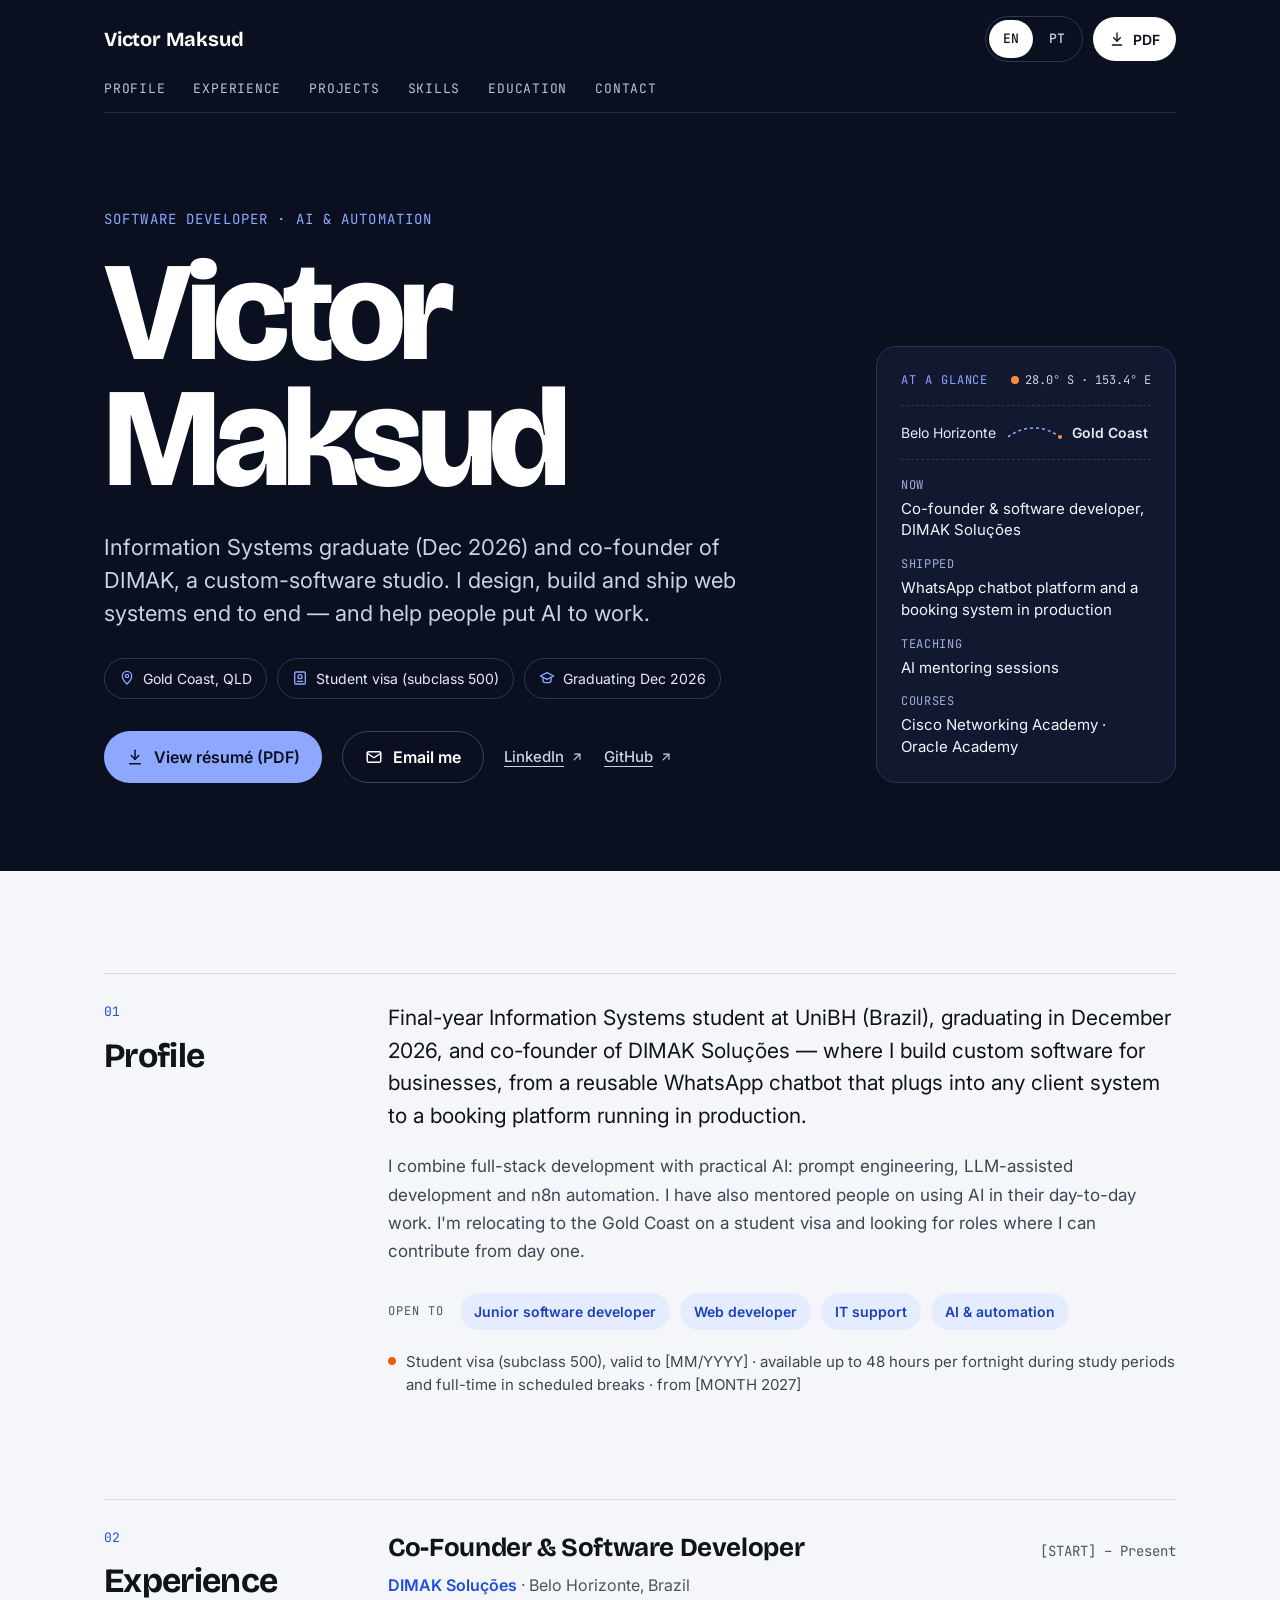
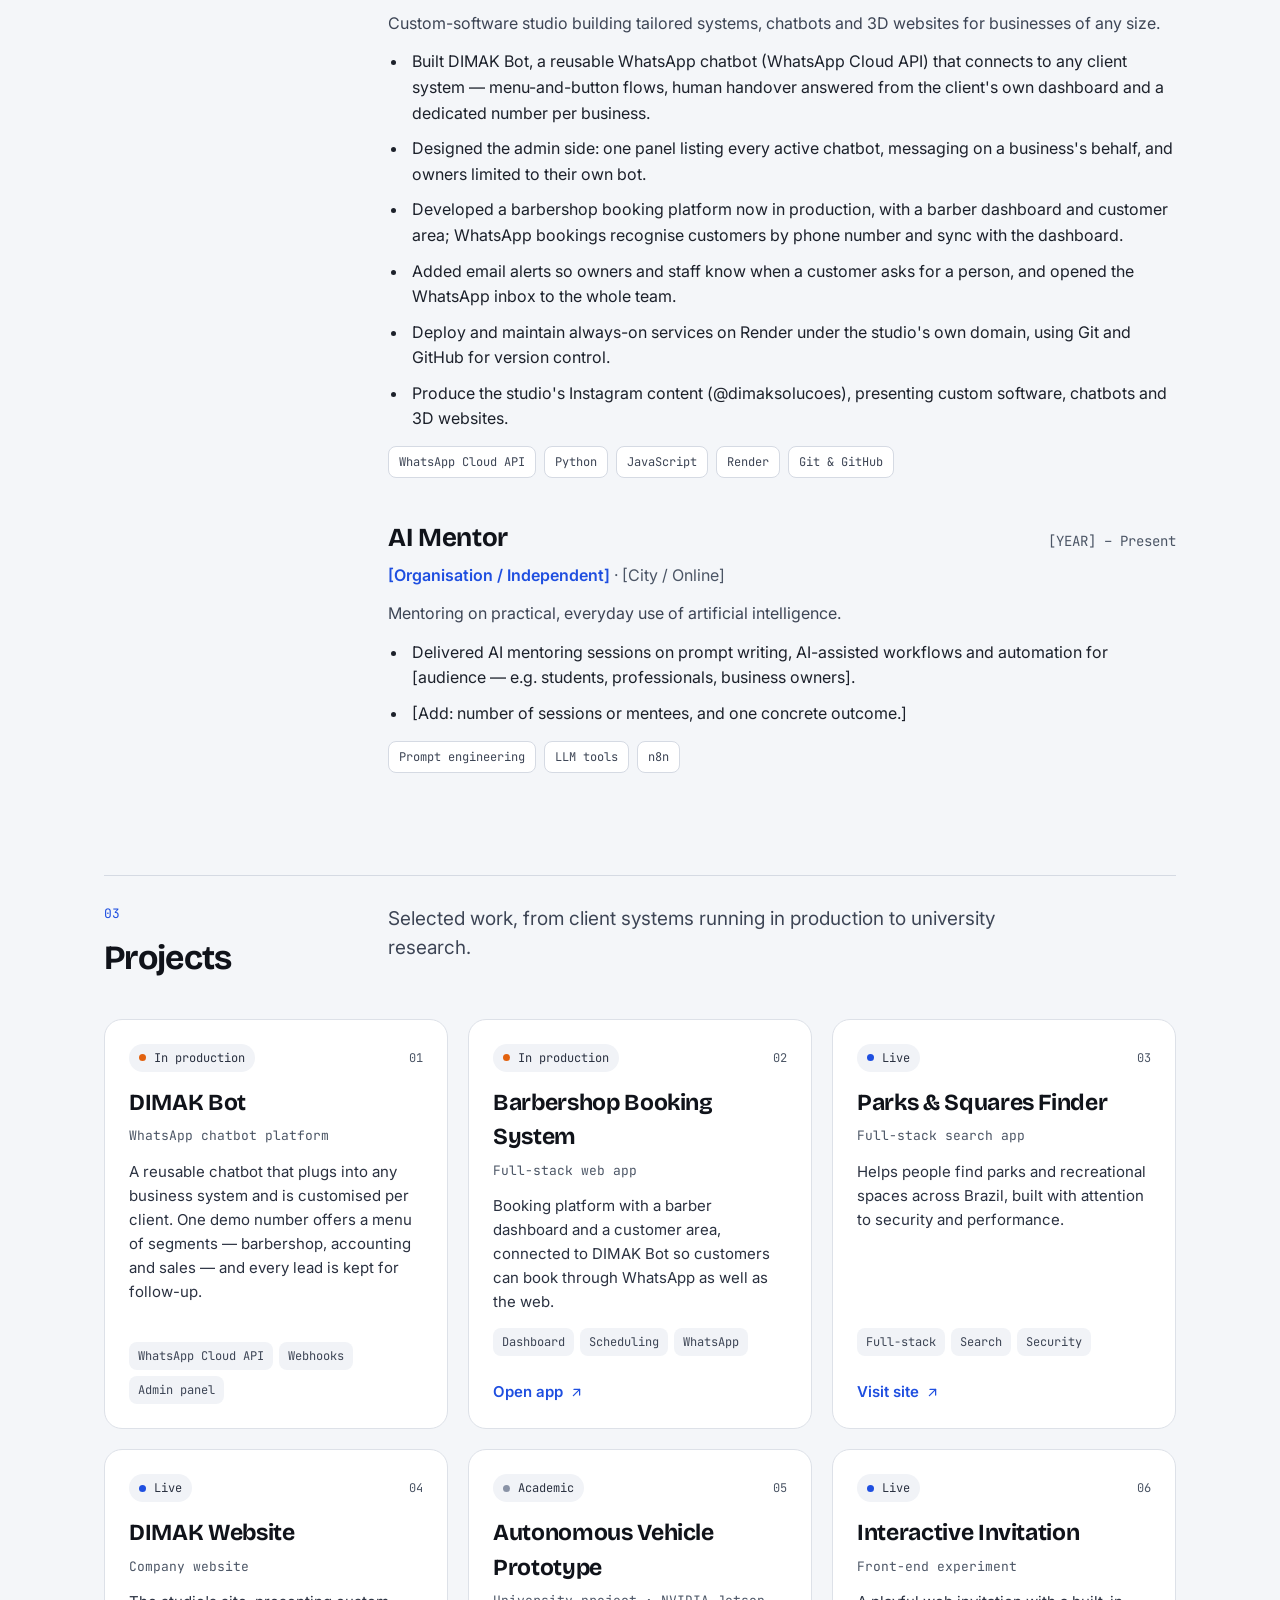
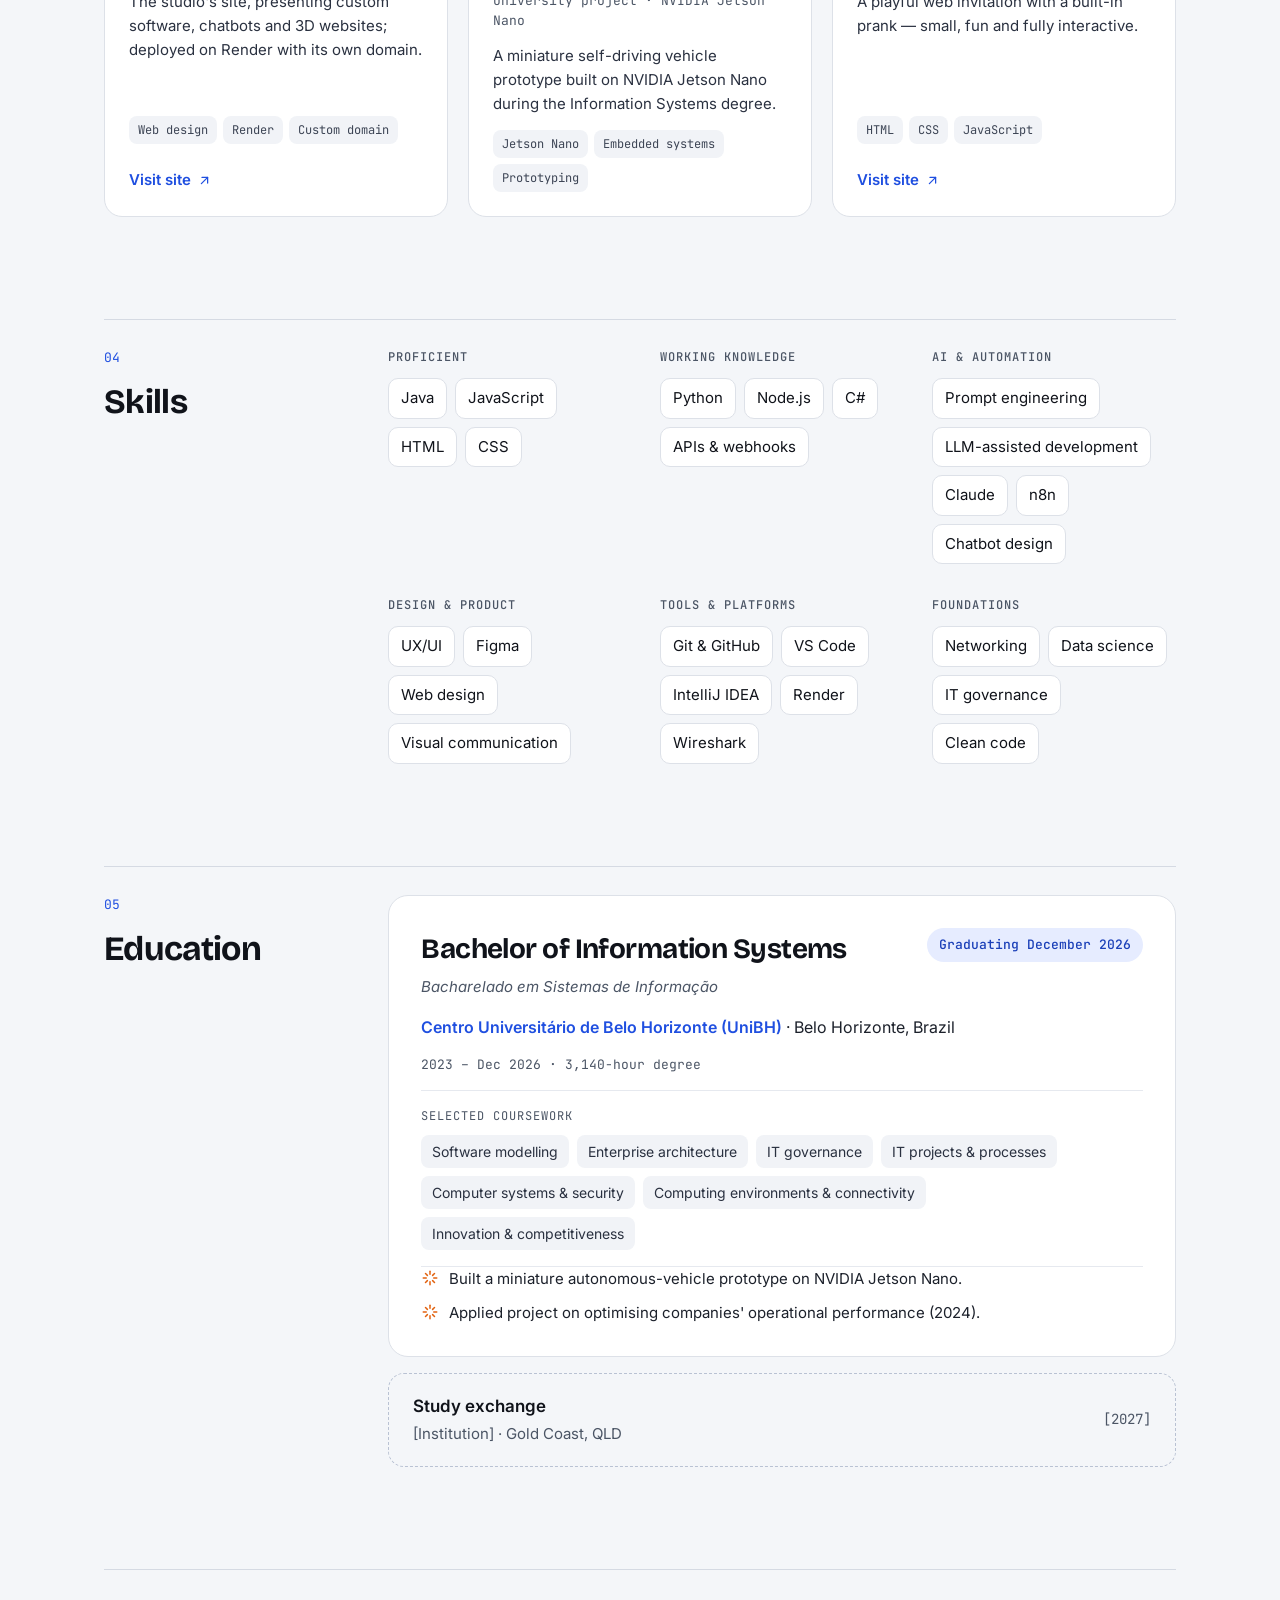
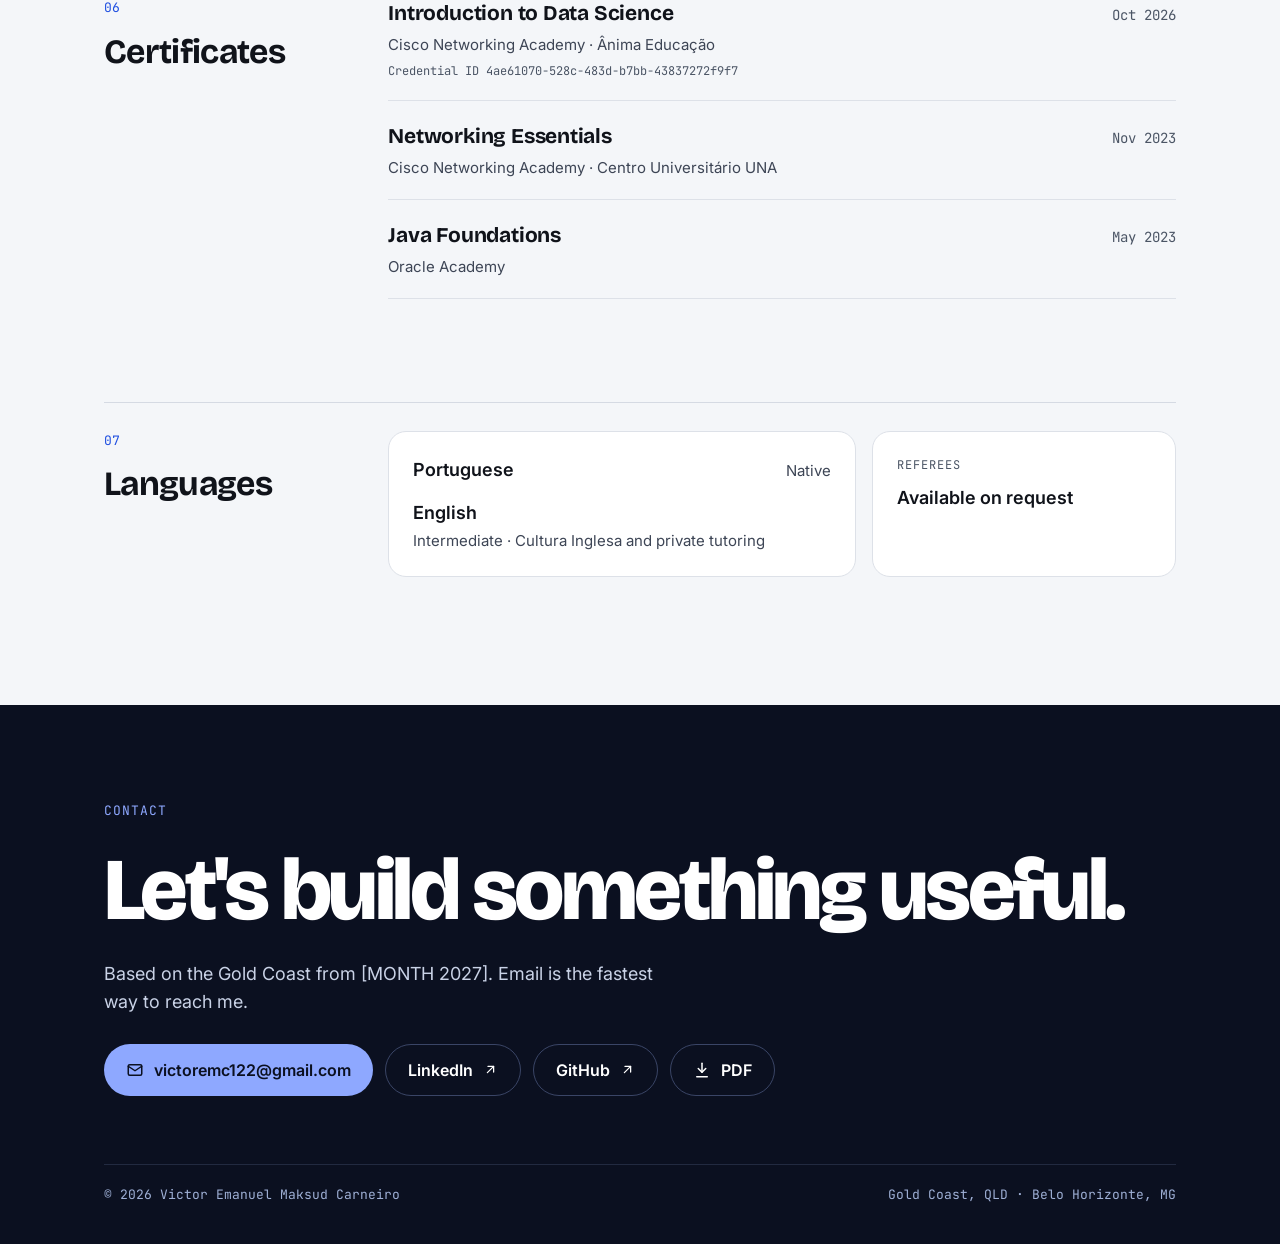
<file: index.html>
<!doctype html>
<html lang="en">
<head>
<meta charset="utf-8">
<meta name="viewport" content="width=device-width, initial-scale=1">
<title>Victor Maksud — Software Developer · AI &amp; Automation</title>
<meta name="description" content="Résumé of Victor Emanuel Maksud Carneiro: Information Systems graduate (Dec 2026), co-founder of DIMAK Soluções, software developer focused on AI and automation, moving to the Gold Coast, QLD.">
<meta name="theme-color" content="#0B1020">
<link rel="canonical" href="https://curriculo-victor-emanuel-maksud-carneiro.onrender.com/">
<link rel="alternate" hreflang="en" href="https://curriculo-victor-emanuel-maksud-carneiro.onrender.com/">
<link rel="alternate" hreflang="pt-BR" href="https://curriculo-victor-emanuel-maksud-carneiro.onrender.com/pt/">
<link rel="alternate" hreflang="x-default" href="https://curriculo-victor-emanuel-maksud-carneiro.onrender.com/">
<meta property="og:type" content="profile">
<meta property="og:title" content="Victor Maksud — Software Developer · AI &amp; Automation">
<meta property="og:description" content="Résumé of Victor Emanuel Maksud Carneiro: Information Systems graduate (Dec 2026), co-founder of DIMAK Soluções, software developer focused on AI and automation, moving to the Gold Coast, QLD.">
<meta property="og:url" content="https://curriculo-victor-emanuel-maksud-carneiro.onrender.com/">
<link rel="icon" href="assets/favicon.svg" type="image/svg+xml">
<link rel="preconnect" href="https://fonts.googleapis.com">
<link rel="preconnect" href="https://fonts.gstatic.com" crossorigin>
<link rel="stylesheet" href="https://fonts.googleapis.com/css2?family=Bricolage+Grotesque:opsz,wght@12..96,400..800&amp;family=Inter:wght@400;500;600;700&amp;family=JetBrains+Mono:wght@400;500&amp;display=swap">
<link rel="stylesheet" href="assets/style.css">
</head>
<body>
<a class="skip" href="#main">Skip to content</a>
<header class="hero" id="top">
<div class="wrap">
<nav class="nav" aria-label="Primary">
<div class="nav-top">
<a class="brand" href="#top">Victor Maksud</a>
<div class="nav-actions">
<div class="lang" role="group" aria-label="Language">
<a href="./" hreflang="en" lang="en" aria-current="page">EN</a>
<a href="pt/" hreflang="pt-BR" lang="pt-BR">PT</a>
</div>
<a class="btn btn-light btn-sm" href="Victor-Maksud-Carneiro-Resume.pdf" aria-label="Download résumé as PDF"><svg width="16" height="16" viewBox="0 0 24 24" fill="none" stroke="currentColor" stroke-width="2" stroke-linecap="round" stroke-linejoin="round" aria-hidden="true"><path d="M12 3v12"/><path d="m7 10 5 5 5-5"/><path d="M5 21h14"/></svg><span>PDF</span></a>
</div>
</div>
<div class="nav-links">
<a href="#profile">Profile</a>
<a href="#experience">Experience</a>
<a href="#projects">Projects</a>
<a href="#skills">Skills</a>
<a href="#education">Education</a>
<a href="#contact">Contact</a>
</div>
</nav>
<div class="hero-body">
<div class="hero-main">
<p class="eyebrow">Software Developer · AI &amp; Automation</p>
<h1>Victor<br>Maksud</h1>
<p class="lead">Information Systems graduate (Dec 2026) and co-founder of DIMAK, a custom-software studio. I design, build and ship web systems end to end — and help people put AI to work.</p>
<div class="chips"><span class="chip"><svg width="16" height="16" viewBox="0 0 24 24" fill="none" stroke="#8EA8FF" stroke-width="2" stroke-linecap="round" stroke-linejoin="round" aria-hidden="true"><path d="M12 21s-7-6.2-7-12a7 7 0 0 1 14 0c0 5.8-7 12-7 12z"/><circle cx="12" cy="9" r="2.5"/></svg><span>Gold Coast, QLD</span></span><span class="chip"><svg width="16" height="16" viewBox="0 0 24 24" fill="none" stroke="#8EA8FF" stroke-width="2" stroke-linecap="round" stroke-linejoin="round" aria-hidden="true"><rect x="4" y="3" width="16" height="18" rx="2"/><circle cx="12" cy="10" r="3"/><path d="M8 17h8"/></svg><span>Student visa (subclass 500)</span></span><span class="chip"><svg width="16" height="16" viewBox="0 0 24 24" fill="none" stroke="#8EA8FF" stroke-width="2" stroke-linecap="round" stroke-linejoin="round" aria-hidden="true"><path d="m2 9 10-5 10 5-10 5z"/><path d="M6 11v5c0 1.5 2.7 3 6 3s6-1.5 6-3v-5"/></svg><span>Graduating Dec 2026</span></span></div>
<div class="cta">
<a class="btn btn-primary" href="Victor-Maksud-Carneiro-Resume.pdf"><svg width="18" height="18" viewBox="0 0 24 24" fill="none" stroke="currentColor" stroke-width="2" stroke-linecap="round" stroke-linejoin="round" aria-hidden="true"><path d="M12 3v12"/><path d="m7 10 5 5 5-5"/><path d="M5 21h14"/></svg><span>View résumé (PDF)</span></a>
<a class="btn btn-ghost" href="mailto:victoremc122@gmail.com"><svg width="18" height="18" viewBox="0 0 24 24" fill="none" stroke="currentColor" stroke-width="2" stroke-linecap="round" stroke-linejoin="round" aria-hidden="true"><rect x="3" y="5" width="18" height="14" rx="2"/><path d="m3 7 9 6 9-6"/></svg><span>Email me</span></a>
<div class="text-links">
<a class="text-link" href="https://www.linkedin.com/in/victor-emanuel-5b0732354" target="_blank" rel="noopener">LinkedIn<svg width="14" height="14" viewBox="0 0 24 24" fill="none" stroke="currentColor" stroke-width="2" stroke-linecap="round" stroke-linejoin="round" aria-hidden="true"><path d="M7 17 17 7"/><path d="M8 7h9v9"/></svg></a>
<a class="text-link" href="https://github.com/vitaodamotorizada123" target="_blank" rel="noopener">GitHub<svg width="14" height="14" viewBox="0 0 24 24" fill="none" stroke="currentColor" stroke-width="2" stroke-linecap="round" stroke-linejoin="round" aria-hidden="true"><path d="M7 17 17 7"/><path d="M8 7h9v9"/></svg></a>
</div>
</div>
</div>
<aside class="glance" aria-label="At a glance">
<div class="glance-head"><span class="eyebrow">At a glance</span><span class="coords"><span class="dot" style="background:#FF8A3D"></span>28.0° S · 153.4° E</span></div>
<div class="glance-route"><span>Belo Horizonte</span><svg width="56" height="14" viewBox="0 0 56 14" fill="none" aria-hidden="true"><path d="M2 12 C 18 0, 38 0, 54 12" stroke="#8EA8FF" stroke-width="1.5" stroke-dasharray="3 3"/><circle cx="54" cy="12" r="2" fill="#FF8A3D"/></svg><strong>Gold Coast</strong></div>
<dl><div><dt>Now</dt><dd>Co-founder &amp; software developer, DIMAK Soluções</dd></div><div><dt>Shipped</dt><dd>WhatsApp chatbot platform and a booking system in production</dd></div><div><dt>Teaching</dt><dd>AI mentoring sessions</dd></div><div><dt>Courses</dt><dd>Cisco Networking Academy · Oracle Academy</dd></div></dl>
</aside>
</div>
</div>
</header>

<main id="main">

<section class="section wrap" id="profile" aria-labelledby="profile-h">
<div class="section-grid">
<div class="section-label"><p class="num">01</p><h2 id="profile-h">Profile</h2></div>
<div class="section-body">
<p class="profile-lead">Final-year Information Systems student at UniBH (Brazil), graduating in December 2026, and co-founder of DIMAK Soluções — where I build custom software for businesses, from a reusable WhatsApp chatbot that plugs into any client system to a booking platform running in production.</p>
<p class="profile-text">I combine full-stack development with practical AI: prompt engineering, LLM-assisted development and n8n automation. I have also mentored people on using AI in their day-to-day work. I&#x27;m relocating to the Gold Coast on a student visa and looking for roles where I can contribute from day one.</p>
<div class="open-to"><span class="eyebrow">Open to</span><span class="pill-accent">Junior software developer</span><span class="pill-accent">Web developer</span><span class="pill-accent">IT support</span><span class="pill-accent">AI &amp; automation</span></div>
<p class="availability"><span class="dot"></span><span>Student visa (subclass 500), valid to [MM/YYYY] · available up to 48 hours per fortnight during study periods and full-time in scheduled breaks · from [MONTH 2027]</span></p>
</div>
</div>
</section>

<section class="section wrap" id="experience" aria-labelledby="experience-h">
<div class="section-grid">
<div class="section-label"><p class="num">02</p><h2 id="experience-h">Experience</h2></div>
<div class="section-body jobs"><article class="job">
<div class="row-between"><h3>Co-Founder &amp; Software Developer</h3><p class="dates">[START] – Present</p></div>
<p class="org">DIMAK Soluções <span>· Belo Horizonte, Brazil</span></p>
<p class="job-summary">Custom-software studio building tailored systems, chatbots and 3D websites for businesses of any size.</p>
<ul><li>Built DIMAK Bot, a reusable WhatsApp chatbot (WhatsApp Cloud API) that connects to any client system — menu-and-button flows, human handover answered from the client&#x27;s own dashboard and a dedicated number per business.</li><li>Designed the admin side: one panel listing every active chatbot, messaging on a business&#x27;s behalf, and owners limited to their own bot.</li><li>Developed a barbershop booking platform now in production, with a barber dashboard and customer area; WhatsApp bookings recognise customers by phone number and sync with the dashboard.</li><li>Added email alerts so owners and staff know when a customer asks for a person, and opened the WhatsApp inbox to the whole team.</li><li>Deploy and maintain always-on services on Render under the studio&#x27;s own domain, using Git and GitHub for version control.</li><li>Produce the studio&#x27;s Instagram content (@dimaksolucoes), presenting custom software, chatbots and 3D websites.</li></ul>
<div class="tags"><span class="tag">WhatsApp Cloud API</span><span class="tag">Python</span><span class="tag">JavaScript</span><span class="tag">Render</span><span class="tag">Git &amp; GitHub</span></div>
</article><article class="job">
<div class="row-between"><h3>AI Mentor</h3><p class="dates">[YEAR] – Present</p></div>
<p class="org">[Organisation / Independent] <span>· [City / Online]</span></p>
<p class="job-summary">Mentoring on practical, everyday use of artificial intelligence.</p>
<ul><li>Delivered AI mentoring sessions on prompt writing, AI-assisted workflows and automation for [audience — e.g. students, professionals, business owners].</li><li>[Add: number of sessions or mentees, and one concrete outcome.]</li></ul>
<div class="tags"><span class="tag">Prompt engineering</span><span class="tag">LLM tools</span><span class="tag">n8n</span></div>
</article></div>
</div>
</section>

<section class="section wrap" id="projects" aria-labelledby="projects-h">
<div class="section-grid">
<div class="section-label"><p class="num">03</p><h2 id="projects-h">Projects</h2></div>
<div class="section-body"><p class="intro">Selected work, from client systems running in production to university research.</p></div>
<div class="section-full cards"><article class="card">
<div class="card-top"><span class="status status-prod"><span class="dot"></span>In production</span><span class="card-num">01</span></div>
<div><h3>DIMAK Bot</h3><p class="kind">WhatsApp chatbot platform</p></div>
<p class="card-desc">A reusable chatbot that plugs into any business system and is customised per client. One demo number offers a menu of segments — barbershop, accounting and sales — and every lead is kept for follow-up.</p>
<div class="tags"><span class="tag">WhatsApp Cloud API</span><span class="tag">Webhooks</span><span class="tag">Admin panel</span></div>

</article><article class="card">
<div class="card-top"><span class="status status-prod"><span class="dot"></span>In production</span><span class="card-num">02</span></div>
<div><h3>Barbershop Booking System</h3><p class="kind">Full-stack web app</p></div>
<p class="card-desc">Booking platform with a barber dashboard and a customer area, connected to DIMAK Bot so customers can book through WhatsApp as well as the web.</p>
<div class="tags"><span class="tag">Dashboard</span><span class="tag">Scheduling</span><span class="tag">WhatsApp</span></div>
<a class="card-link" href="https://app.dimaksolucoes.com.br" target="_blank" rel="noopener">Open app<span class="sr-only"> — Barbershop Booking System</span><svg width="15" height="15" viewBox="0 0 24 24" fill="none" stroke="currentColor" stroke-width="2" stroke-linecap="round" stroke-linejoin="round" aria-hidden="true"><path d="M7 17 17 7"/><path d="M8 7h9v9"/></svg></a>
</article><article class="card">
<div class="card-top"><span class="status status-live"><span class="dot"></span>Live</span><span class="card-num">03</span></div>
<div><h3>Parks &amp; Squares Finder</h3><p class="kind">Full-stack search app</p></div>
<p class="card-desc">Helps people find parks and recreational spaces across Brazil, built with attention to security and performance.</p>
<div class="tags"><span class="tag">Full-stack</span><span class="tag">Search</span><span class="tag">Security</span></div>
<a class="card-link" href="https://fitness-local-project.onrender.com" target="_blank" rel="noopener">Visit site<span class="sr-only"> — Parks &amp; Squares Finder</span><svg width="15" height="15" viewBox="0 0 24 24" fill="none" stroke="currentColor" stroke-width="2" stroke-linecap="round" stroke-linejoin="round" aria-hidden="true"><path d="M7 17 17 7"/><path d="M8 7h9v9"/></svg></a>
</article><article class="card">
<div class="card-top"><span class="status status-live"><span class="dot"></span>Live</span><span class="card-num">04</span></div>
<div><h3>DIMAK Website</h3><p class="kind">Company website</p></div>
<p class="card-desc">The studio&#x27;s site, presenting custom software, chatbots and 3D websites; deployed on Render with its own domain.</p>
<div class="tags"><span class="tag">Web design</span><span class="tag">Render</span><span class="tag">Custom domain</span></div>
<a class="card-link" href="https://dimaksolucoes.com.br" target="_blank" rel="noopener">Visit site<span class="sr-only"> — DIMAK Website</span><svg width="15" height="15" viewBox="0 0 24 24" fill="none" stroke="currentColor" stroke-width="2" stroke-linecap="round" stroke-linejoin="round" aria-hidden="true"><path d="M7 17 17 7"/><path d="M8 7h9v9"/></svg></a>
</article><article class="card">
<div class="card-top"><span class="status status-academic"><span class="dot"></span>Academic</span><span class="card-num">05</span></div>
<div><h3>Autonomous Vehicle Prototype</h3><p class="kind">University project · NVIDIA Jetson Nano</p></div>
<p class="card-desc">A miniature self-driving vehicle prototype built on NVIDIA Jetson Nano during the Information Systems degree.</p>
<div class="tags"><span class="tag">Jetson Nano</span><span class="tag">Embedded systems</span><span class="tag">Prototyping</span></div>

</article><article class="card">
<div class="card-top"><span class="status status-live"><span class="dot"></span>Live</span><span class="card-num">06</span></div>
<div><h3>Interactive Invitation</h3><p class="kind">Front-end experiment</p></div>
<p class="card-desc">A playful web invitation with a built-in prank — small, fun and fully interactive.</p>
<div class="tags"><span class="tag">HTML</span><span class="tag">CSS</span><span class="tag">JavaScript</span></div>
<a class="card-link" href="https://convite-de-saida-com-pegadinha.onrender.com" target="_blank" rel="noopener">Visit site<span class="sr-only"> — Interactive Invitation</span><svg width="15" height="15" viewBox="0 0 24 24" fill="none" stroke="currentColor" stroke-width="2" stroke-linecap="round" stroke-linejoin="round" aria-hidden="true"><path d="M7 17 17 7"/><path d="M8 7h9v9"/></svg></a>
</article></div>
</div>
</section>

<section class="section wrap" id="skills" aria-labelledby="skills-h">
<div class="section-grid">
<div class="section-label"><p class="num">04</p><h2 id="skills-h">Skills</h2></div>
<div class="section-body skill-groups"><div class="skill-group"><h3>Proficient</h3><ul class="skill-list"><li>Java</li><li>JavaScript</li><li>HTML</li><li>CSS</li></ul></div><div class="skill-group"><h3>Working knowledge</h3><ul class="skill-list"><li>Python</li><li>Node.js</li><li>C#</li><li>APIs &amp; webhooks</li></ul></div><div class="skill-group"><h3>AI &amp; automation</h3><ul class="skill-list"><li>Prompt engineering</li><li>LLM-assisted development</li><li>Claude</li><li>n8n</li><li>Chatbot design</li></ul></div><div class="skill-group"><h3>Design &amp; product</h3><ul class="skill-list"><li>UX/UI</li><li>Figma</li><li>Web design</li><li>Visual communication</li></ul></div><div class="skill-group"><h3>Tools &amp; platforms</h3><ul class="skill-list"><li>Git &amp; GitHub</li><li>VS Code</li><li>IntelliJ IDEA</li><li>Render</li><li>Wireshark</li></ul></div><div class="skill-group"><h3>Foundations</h3><ul class="skill-list"><li>Networking</li><li>Data science</li><li>IT governance</li><li>Clean code</li></ul></div></div>
</div>
</section>

<section class="section wrap" id="education" aria-labelledby="education-h">
<div class="section-grid">
<div class="section-label"><p class="num">05</p><h2 id="education-h">Education</h2></div>
<div class="section-body edu">
<article class="edu-card">
<div class="row-between" style="align-items:flex-start">
<div><h3>Bachelor of Information Systems</h3><p class="edu-local" lang="pt-BR">Bacharelado em Sistemas de Informação</p></div>
<span class="badge">Graduating December 2026</span>
</div>
<p class="edu-school"><strong>Centro Universitário de Belo Horizonte (UniBH)</strong> · Belo Horizonte, Brazil</p>
<p class="edu-meta">2023 – Dec 2026 · 3,140-hour degree</p>
<div class="edu-block"><span class="eyebrow">Selected coursework</span><ul class="coursework"><li>Software modelling</li><li>Enterprise architecture</li><li>IT governance</li><li>IT projects &amp; processes</li><li>Computer systems &amp; security</li><li>Computing environments &amp; connectivity</li><li>Innovation &amp; competitiveness</li></ul></div>
<ul class="highlights edu-block"><li><svg width="18" height="18" viewBox="0 0 24 24" fill="none" stroke="#E2620F" stroke-width="2" stroke-linecap="round" stroke-linejoin="round" aria-hidden="true"><path d="M12 3v4"/><path d="M12 17v4"/><path d="M3 12h4"/><path d="M17 12h4"/><path d="m6 6 2.5 2.5"/><path d="m15.5 15.5 2.5 2.5"/><path d="m6 18 2.5-2.5"/><path d="m15.5 8.5 2.5-2.5"/></svg><span>Built a miniature autonomous-vehicle prototype on NVIDIA Jetson Nano.</span></li><li><svg width="18" height="18" viewBox="0 0 24 24" fill="none" stroke="#E2620F" stroke-width="2" stroke-linecap="round" stroke-linejoin="round" aria-hidden="true"><path d="M12 3v4"/><path d="M12 17v4"/><path d="M3 12h4"/><path d="M17 12h4"/><path d="m6 6 2.5 2.5"/><path d="m15.5 15.5 2.5 2.5"/><path d="m6 18 2.5-2.5"/><path d="m15.5 8.5 2.5-2.5"/></svg><span>Applied project on optimising companies&#x27; operational performance (2024).</span></li></ul>
</article>
<article class="exchange">
<div><p class="title">Study exchange</p><p class="where">[Institution] · Gold Coast, QLD</p></div>
<span class="dates">[2027]</span>
</article>
</div>
</div>
</section>

<section class="section wrap" id="certificates" aria-labelledby="certificates-h">
<div class="section-grid">
<div class="section-label"><p class="num">06</p><h2 id="certificates-h">Certificates</h2></div>
<ol class="section-body certs"><li><div class="cert-main"><p class="cert-name">Introduction to Data Science</p><p class="cert-issuer">Cisco Networking Academy · Ânima Educação</p><p class="cert-id">Credential ID 4ae61070-528c-483d-b7bb-43837272f9f7</p></div><span class="dates">Oct 2026</span></li><li><div class="cert-main"><p class="cert-name">Networking Essentials</p><p class="cert-issuer">Cisco Networking Academy · Centro Universitário UNA</p></div><span class="dates">Nov 2023</span></li><li><div class="cert-main"><p class="cert-name">Java Foundations</p><p class="cert-issuer">Oracle Academy</p></div><span class="dates">May 2023</span></li></ol>
</div>
</section>

<section class="section wrap" id="languages" aria-labelledby="languages-h">
<div class="section-grid">
<div class="section-label"><p class="num">07</p><h2 id="languages-h">Languages</h2></div>
<div class="section-body duo">
<div class="box box-wide"><div class="lang-row"><strong>Portuguese</strong><span>Native</span></div><div class="lang-row"><strong>English</strong><span>Intermediate · Cultura Inglesa and private tutoring</span></div></div>
<div class="box box-narrow"><p class="eyebrow" style="margin:0">Referees</p><p class="box-strong">Available on request</p></div>
</div>
</div>
</section>
</main>

<footer class="footer" id="contact">
<div class="wrap">
<p class="eyebrow">Contact</p>
<h2>Let&#x27;s build something useful.</h2>
<p class="footer-text">Based on the Gold Coast from [MONTH 2027]. Email is the fastest way to reach me.</p>
<div class="footer-actions">
<a class="btn btn-primary" href="mailto:victoremc122@gmail.com"><svg width="18" height="18" viewBox="0 0 24 24" fill="none" stroke="currentColor" stroke-width="2" stroke-linecap="round" stroke-linejoin="round" aria-hidden="true"><rect x="3" y="5" width="18" height="14" rx="2"/><path d="m3 7 9 6 9-6"/></svg><span>victoremc122@gmail.com</span></a>
<a class="btn btn-ghost" href="https://www.linkedin.com/in/victor-emanuel-5b0732354" target="_blank" rel="noopener">LinkedIn<svg width="15" height="15" viewBox="0 0 24 24" fill="none" stroke="currentColor" stroke-width="2" stroke-linecap="round" stroke-linejoin="round" aria-hidden="true"><path d="M7 17 17 7"/><path d="M8 7h9v9"/></svg></a>
<a class="btn btn-ghost" href="https://github.com/vitaodamotorizada123" target="_blank" rel="noopener">GitHub<svg width="15" height="15" viewBox="0 0 24 24" fill="none" stroke="currentColor" stroke-width="2" stroke-linecap="round" stroke-linejoin="round" aria-hidden="true"><path d="M7 17 17 7"/><path d="M8 7h9v9"/></svg></a>
<a class="btn btn-ghost" href="Victor-Maksud-Carneiro-Resume.pdf"><svg width="18" height="18" viewBox="0 0 24 24" fill="none" stroke="currentColor" stroke-width="2" stroke-linecap="round" stroke-linejoin="round" aria-hidden="true"><path d="M12 3v12"/><path d="m7 10 5 5 5-5"/><path d="M5 21h14"/></svg><span>PDF</span></a>
</div>
<div class="footer-bottom"><span>© 2026 Victor Emanuel Maksud Carneiro</span><span>Gold Coast, QLD · Belo Horizonte, MG</span></div>
</div>
</footer>
</body>
</html>
</file>
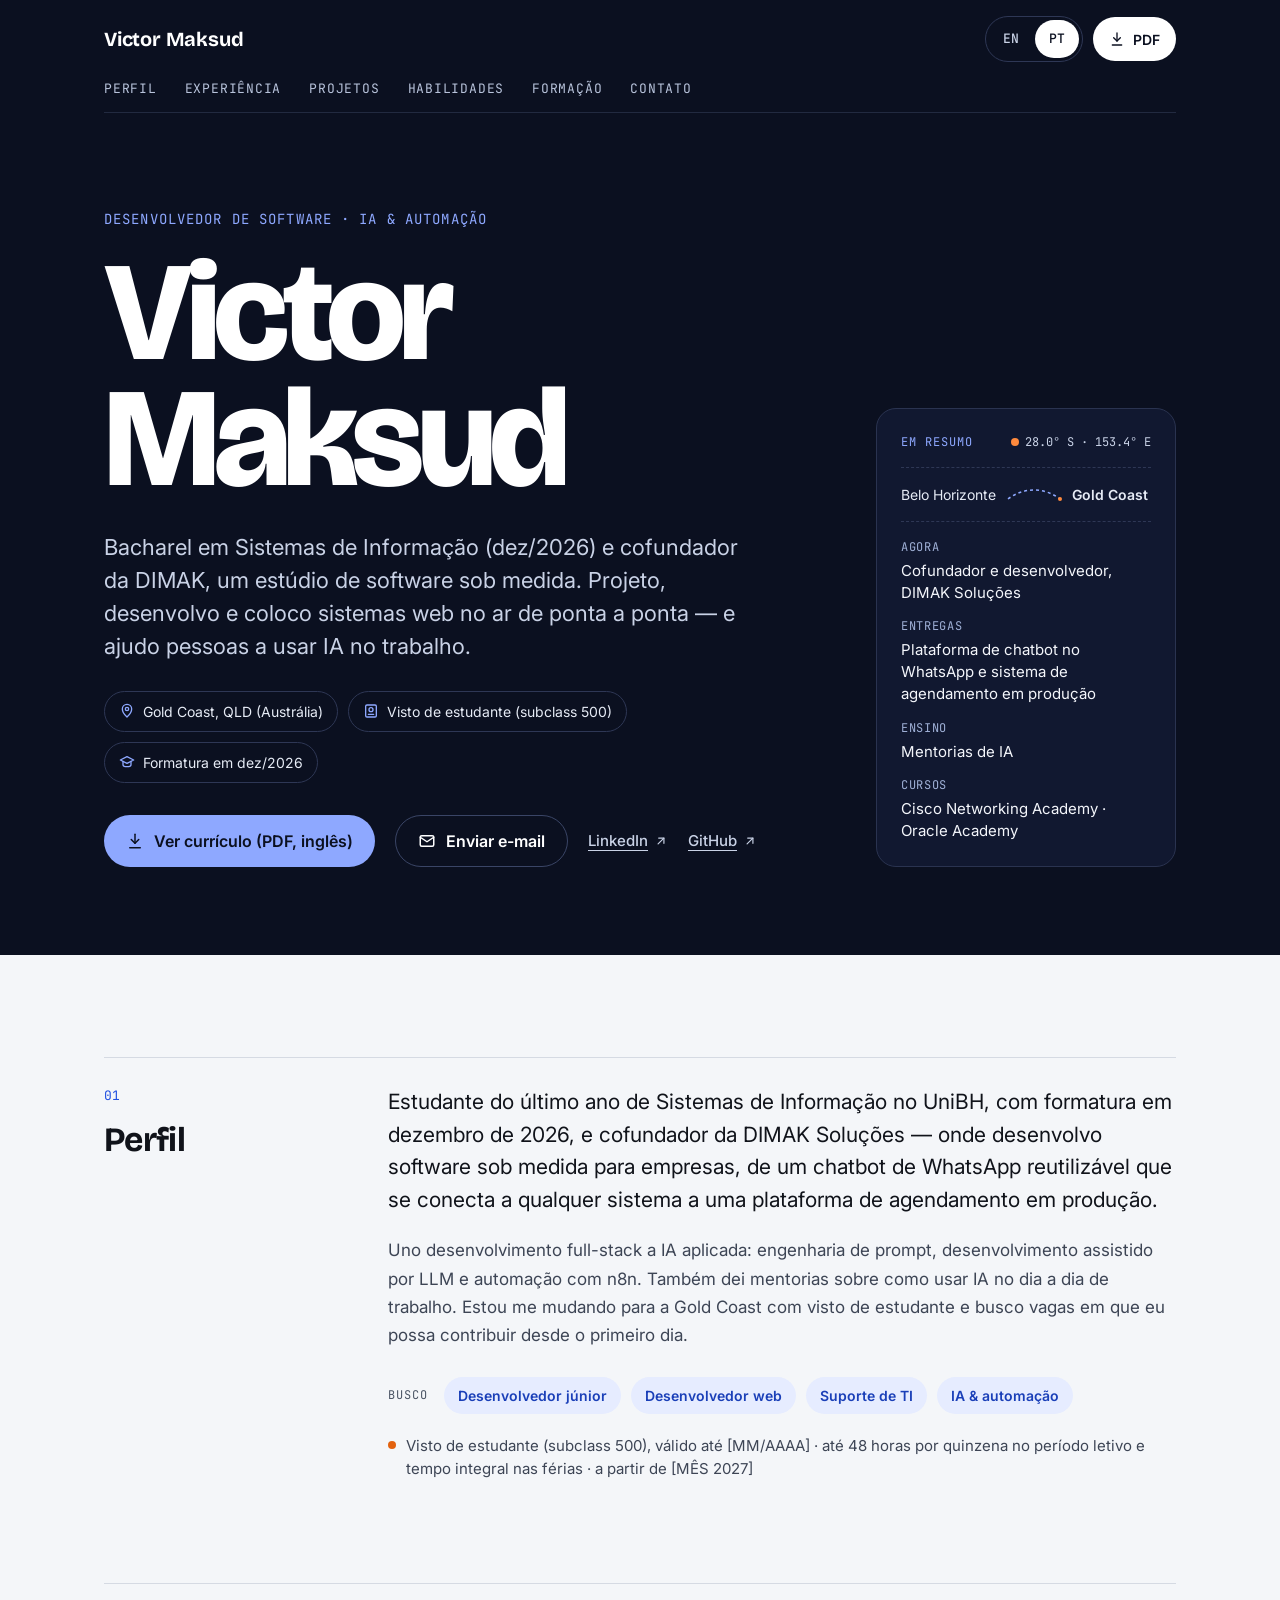
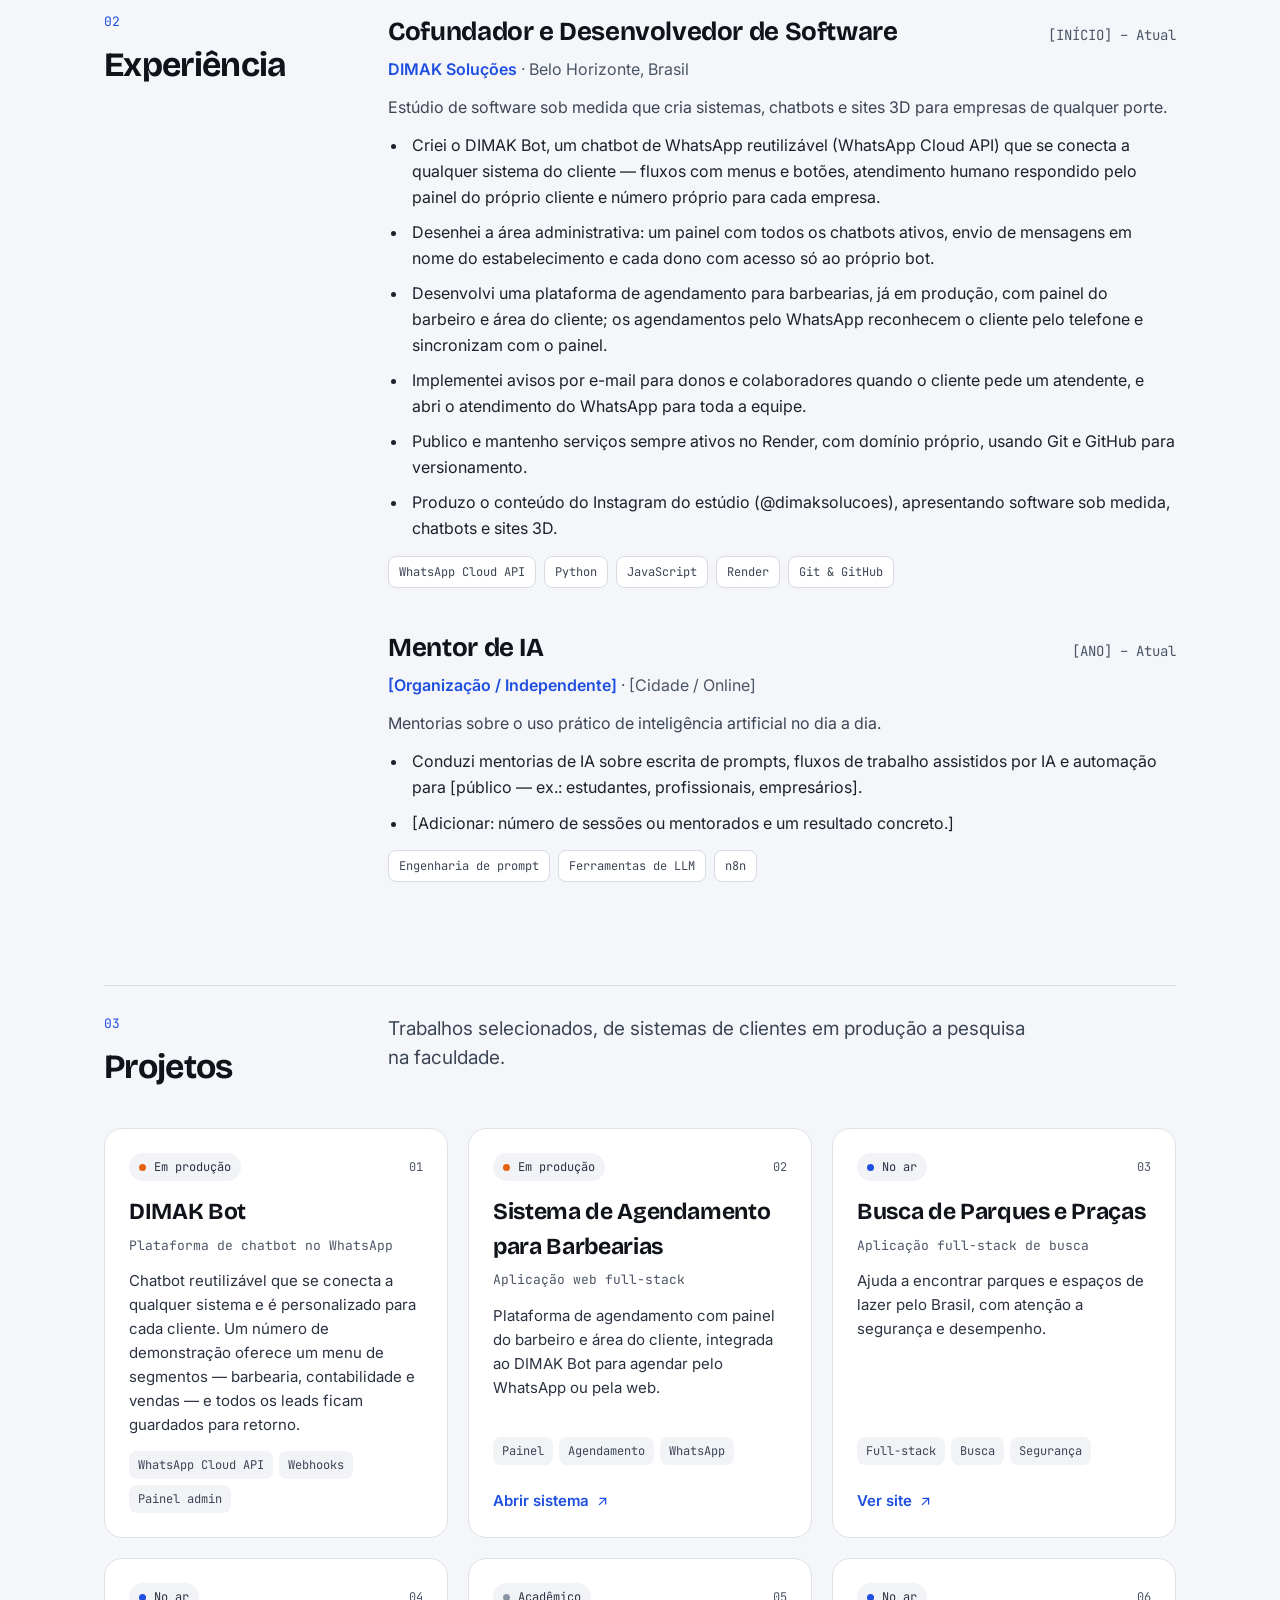
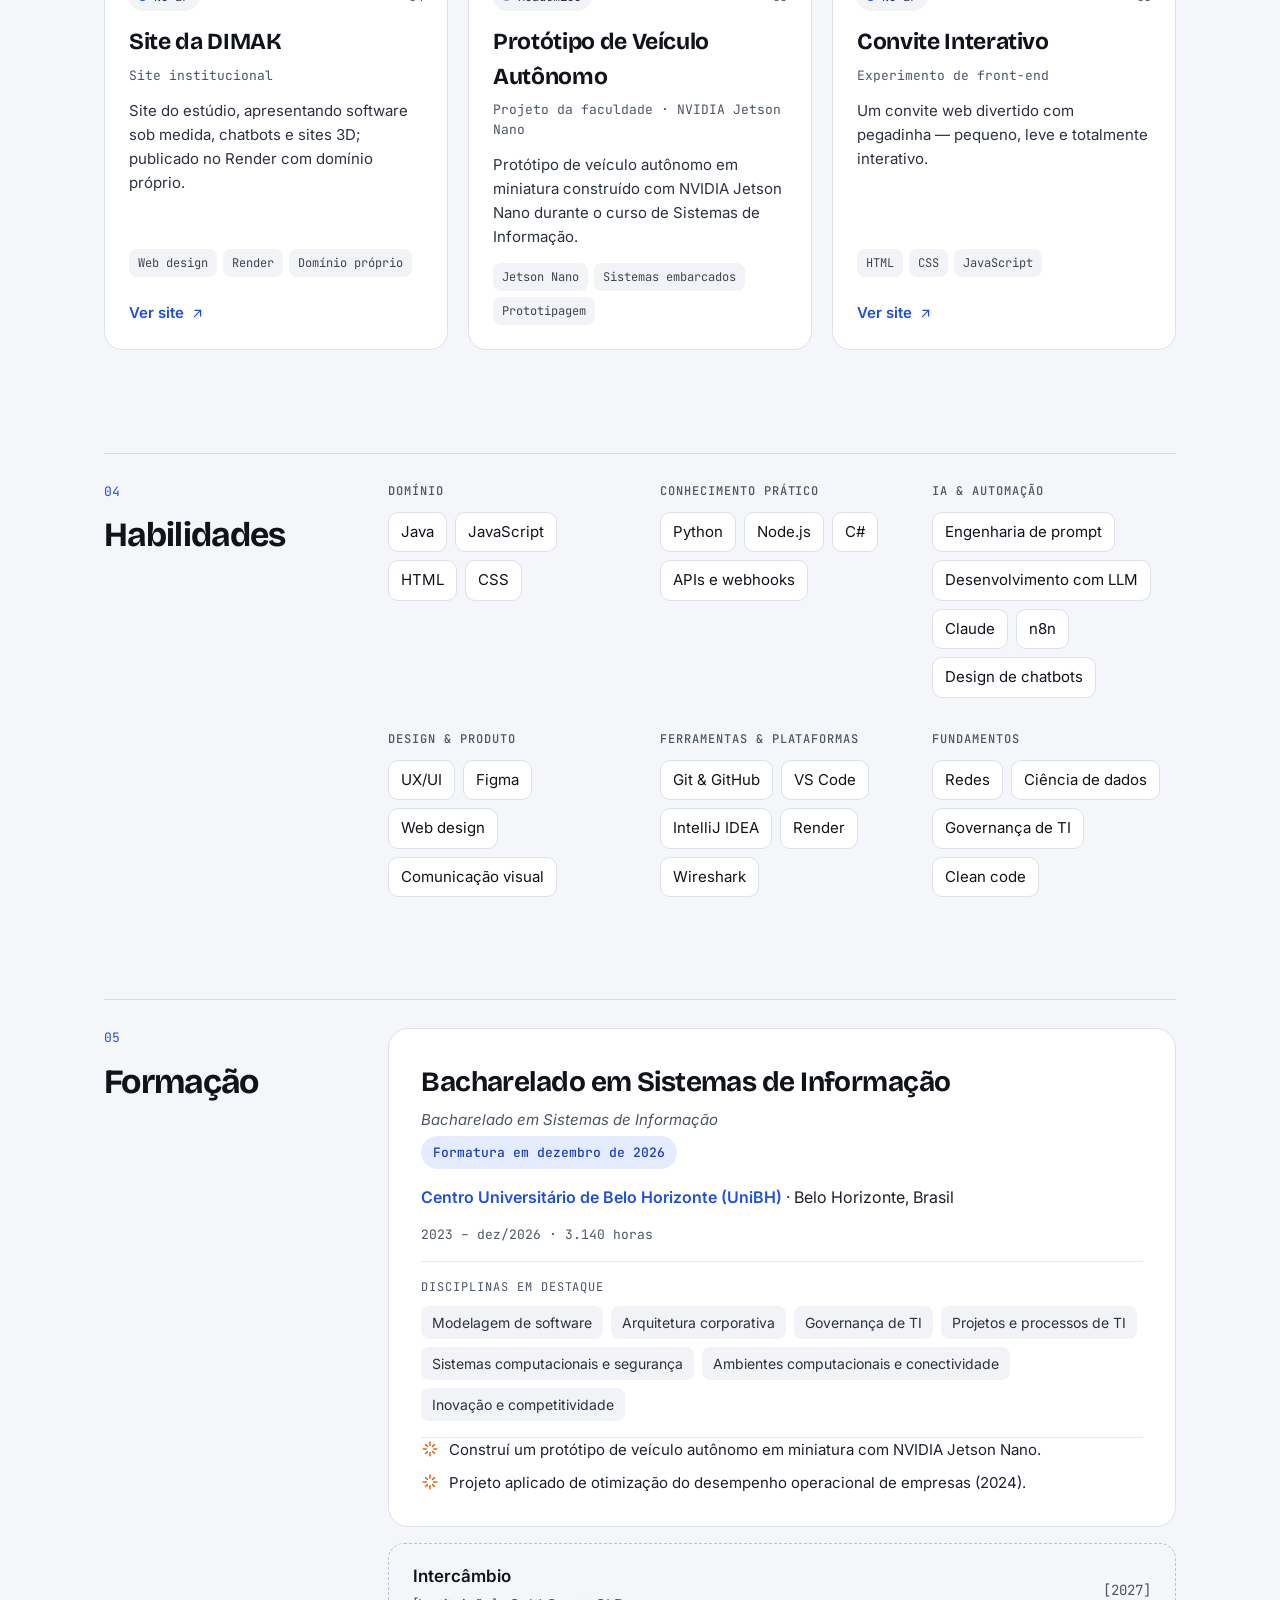
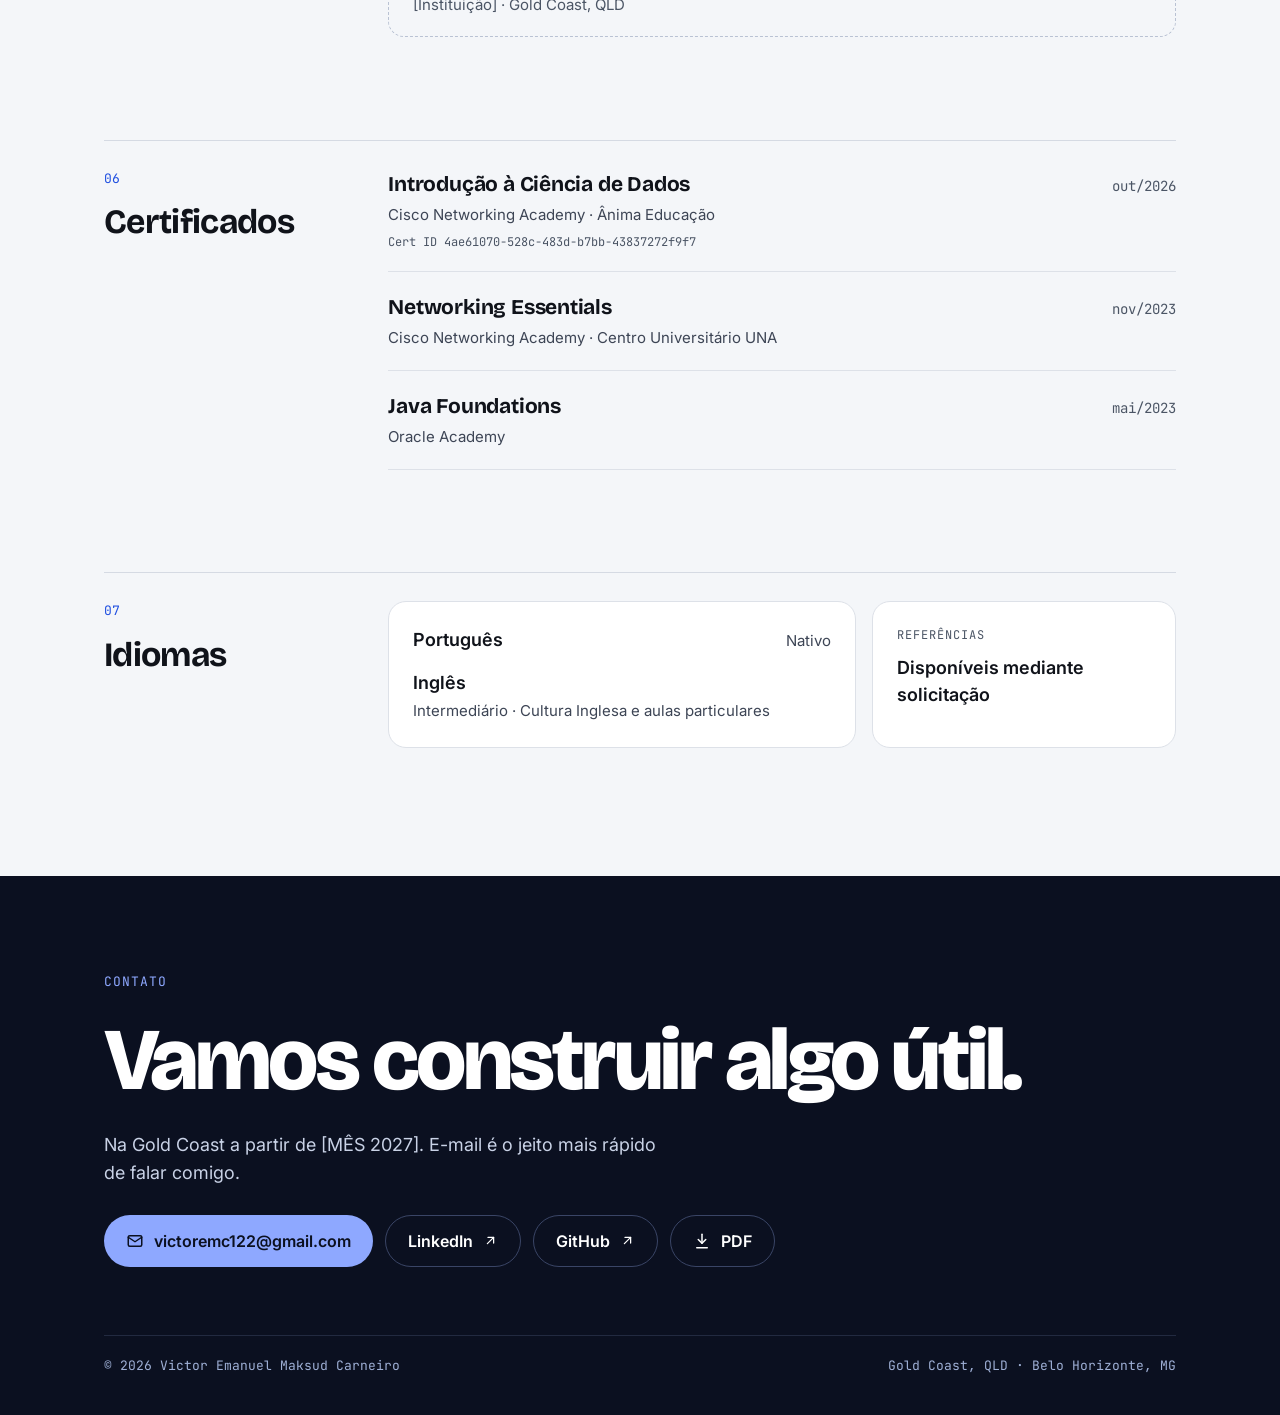
<file: pt/index.html>
<!doctype html>
<html lang="pt-BR">
<head>
<meta charset="utf-8">
<meta name="viewport" content="width=device-width, initial-scale=1">
<title>Victor Maksud — Desenvolvedor de Software · IA &amp; Automação</title>
<meta name="description" content="Currículo de Victor Emanuel Maksud Carneiro: bacharel em Sistemas de Informação (dez/2026), cofundador da DIMAK Soluções, desenvolvedor focado em IA e automação, de mudança para a Gold Coast, Austrália.">
<meta name="theme-color" content="#0B1020">
<link rel="canonical" href="https://curriculo-victor-emanuel-maksud-carneiro.onrender.com/pt/">
<link rel="alternate" hreflang="en" href="https://curriculo-victor-emanuel-maksud-carneiro.onrender.com/">
<link rel="alternate" hreflang="pt-BR" href="https://curriculo-victor-emanuel-maksud-carneiro.onrender.com/pt/">
<link rel="alternate" hreflang="x-default" href="https://curriculo-victor-emanuel-maksud-carneiro.onrender.com/">
<meta property="og:type" content="profile">
<meta property="og:title" content="Victor Maksud — Desenvolvedor de Software · IA &amp; Automação">
<meta property="og:description" content="Currículo de Victor Emanuel Maksud Carneiro: bacharel em Sistemas de Informação (dez/2026), cofundador da DIMAK Soluções, desenvolvedor focado em IA e automação, de mudança para a Gold Coast, Austrália.">
<meta property="og:url" content="https://curriculo-victor-emanuel-maksud-carneiro.onrender.com/pt/">
<link rel="icon" href="../assets/favicon.svg" type="image/svg+xml">
<link rel="preconnect" href="https://fonts.googleapis.com">
<link rel="preconnect" href="https://fonts.gstatic.com" crossorigin>
<link rel="stylesheet" href="https://fonts.googleapis.com/css2?family=Bricolage+Grotesque:opsz,wght@12..96,400..800&amp;family=Inter:wght@400;500;600;700&amp;family=JetBrains+Mono:wght@400;500&amp;display=swap">
<link rel="stylesheet" href="../assets/style.css">
</head>
<body>
<a class="skip" href="#main">Pular para o conteúdo</a>
<header class="hero" id="top">
<div class="wrap">
<nav class="nav" aria-label="Primary">
<div class="nav-top">
<a class="brand" href="#top">Victor Maksud</a>
<div class="nav-actions">
<div class="lang" role="group" aria-label="Idioma">
<a href="../" hreflang="en" lang="en">EN</a>
<a href="./" hreflang="pt-BR" lang="pt-BR" aria-current="page">PT</a>
</div>
<a class="btn btn-light btn-sm" href="../Victor-Maksud-Carneiro-Resume.pdf" aria-label="Baixar currículo em PDF (inglês)"><svg width="16" height="16" viewBox="0 0 24 24" fill="none" stroke="currentColor" stroke-width="2" stroke-linecap="round" stroke-linejoin="round" aria-hidden="true"><path d="M12 3v12"/><path d="m7 10 5 5 5-5"/><path d="M5 21h14"/></svg><span>PDF</span></a>
</div>
</div>
<div class="nav-links">
<a href="#profile">Perfil</a>
<a href="#experience">Experiência</a>
<a href="#projects">Projetos</a>
<a href="#skills">Habilidades</a>
<a href="#education">Formação</a>
<a href="#contact">Contato</a>
</div>
</nav>
<div class="hero-body">
<div class="hero-main">
<p class="eyebrow">Desenvolvedor de Software · IA &amp; Automação</p>
<h1>Victor<br>Maksud</h1>
<p class="lead">Bacharel em Sistemas de Informação (dez/2026) e cofundador da DIMAK, um estúdio de software sob medida. Projeto, desenvolvo e coloco sistemas web no ar de ponta a ponta — e ajudo pessoas a usar IA no trabalho.</p>
<div class="chips"><span class="chip"><svg width="16" height="16" viewBox="0 0 24 24" fill="none" stroke="#8EA8FF" stroke-width="2" stroke-linecap="round" stroke-linejoin="round" aria-hidden="true"><path d="M12 21s-7-6.2-7-12a7 7 0 0 1 14 0c0 5.8-7 12-7 12z"/><circle cx="12" cy="9" r="2.5"/></svg><span>Gold Coast, QLD (Austrália)</span></span><span class="chip"><svg width="16" height="16" viewBox="0 0 24 24" fill="none" stroke="#8EA8FF" stroke-width="2" stroke-linecap="round" stroke-linejoin="round" aria-hidden="true"><rect x="4" y="3" width="16" height="18" rx="2"/><circle cx="12" cy="10" r="3"/><path d="M8 17h8"/></svg><span>Visto de estudante (subclass 500)</span></span><span class="chip"><svg width="16" height="16" viewBox="0 0 24 24" fill="none" stroke="#8EA8FF" stroke-width="2" stroke-linecap="round" stroke-linejoin="round" aria-hidden="true"><path d="m2 9 10-5 10 5-10 5z"/><path d="M6 11v5c0 1.5 2.7 3 6 3s6-1.5 6-3v-5"/></svg><span>Formatura em dez/2026</span></span></div>
<div class="cta">
<a class="btn btn-primary" href="../Victor-Maksud-Carneiro-Resume.pdf"><svg width="18" height="18" viewBox="0 0 24 24" fill="none" stroke="currentColor" stroke-width="2" stroke-linecap="round" stroke-linejoin="round" aria-hidden="true"><path d="M12 3v12"/><path d="m7 10 5 5 5-5"/><path d="M5 21h14"/></svg><span>Ver currículo (PDF, inglês)</span></a>
<a class="btn btn-ghost" href="mailto:victoremc122@gmail.com"><svg width="18" height="18" viewBox="0 0 24 24" fill="none" stroke="currentColor" stroke-width="2" stroke-linecap="round" stroke-linejoin="round" aria-hidden="true"><rect x="3" y="5" width="18" height="14" rx="2"/><path d="m3 7 9 6 9-6"/></svg><span>Enviar e-mail</span></a>
<div class="text-links">
<a class="text-link" href="https://www.linkedin.com/in/victor-emanuel-5b0732354" target="_blank" rel="noopener">LinkedIn<svg width="14" height="14" viewBox="0 0 24 24" fill="none" stroke="currentColor" stroke-width="2" stroke-linecap="round" stroke-linejoin="round" aria-hidden="true"><path d="M7 17 17 7"/><path d="M8 7h9v9"/></svg></a>
<a class="text-link" href="https://github.com/vitaodamotorizada123" target="_blank" rel="noopener">GitHub<svg width="14" height="14" viewBox="0 0 24 24" fill="none" stroke="currentColor" stroke-width="2" stroke-linecap="round" stroke-linejoin="round" aria-hidden="true"><path d="M7 17 17 7"/><path d="M8 7h9v9"/></svg></a>
</div>
</div>
</div>
<aside class="glance" aria-label="Em resumo">
<div class="glance-head"><span class="eyebrow">Em resumo</span><span class="coords"><span class="dot" style="background:#FF8A3D"></span>28.0° S · 153.4° E</span></div>
<div class="glance-route"><span>Belo Horizonte</span><svg width="56" height="14" viewBox="0 0 56 14" fill="none" aria-hidden="true"><path d="M2 12 C 18 0, 38 0, 54 12" stroke="#8EA8FF" stroke-width="1.5" stroke-dasharray="3 3"/><circle cx="54" cy="12" r="2" fill="#FF8A3D"/></svg><strong>Gold Coast</strong></div>
<dl><div><dt>Agora</dt><dd>Cofundador e desenvolvedor, DIMAK Soluções</dd></div><div><dt>Entregas</dt><dd>Plataforma de chatbot no WhatsApp e sistema de agendamento em produção</dd></div><div><dt>Ensino</dt><dd>Mentorias de IA</dd></div><div><dt>Cursos</dt><dd>Cisco Networking Academy · Oracle Academy</dd></div></dl>
</aside>
</div>
</div>
</header>

<main id="main">

<section class="section wrap" id="profile" aria-labelledby="profile-h">
<div class="section-grid">
<div class="section-label"><p class="num">01</p><h2 id="profile-h">Perfil</h2></div>
<div class="section-body">
<p class="profile-lead">Estudante do último ano de Sistemas de Informação no UniBH, com formatura em dezembro de 2026, e cofundador da DIMAK Soluções — onde desenvolvo software sob medida para empresas, de um chatbot de WhatsApp reutilizável que se conecta a qualquer sistema a uma plataforma de agendamento em produção.</p>
<p class="profile-text">Uno desenvolvimento full-stack a IA aplicada: engenharia de prompt, desenvolvimento assistido por LLM e automação com n8n. Também dei mentorias sobre como usar IA no dia a dia de trabalho. Estou me mudando para a Gold Coast com visto de estudante e busco vagas em que eu possa contribuir desde o primeiro dia.</p>
<div class="open-to"><span class="eyebrow">Busco</span><span class="pill-accent">Desenvolvedor júnior</span><span class="pill-accent">Desenvolvedor web</span><span class="pill-accent">Suporte de TI</span><span class="pill-accent">IA &amp; automação</span></div>
<p class="availability"><span class="dot"></span><span>Visto de estudante (subclass 500), válido até [MM/AAAA] · até 48 horas por quinzena no período letivo e tempo integral nas férias · a partir de [MÊS 2027]</span></p>
</div>
</div>
</section>

<section class="section wrap" id="experience" aria-labelledby="experience-h">
<div class="section-grid">
<div class="section-label"><p class="num">02</p><h2 id="experience-h">Experiência</h2></div>
<div class="section-body jobs"><article class="job">
<div class="row-between"><h3>Cofundador e Desenvolvedor de Software</h3><p class="dates">[INÍCIO] – Atual</p></div>
<p class="org">DIMAK Soluções <span>· Belo Horizonte, Brasil</span></p>
<p class="job-summary">Estúdio de software sob medida que cria sistemas, chatbots e sites 3D para empresas de qualquer porte.</p>
<ul><li>Criei o DIMAK Bot, um chatbot de WhatsApp reutilizável (WhatsApp Cloud API) que se conecta a qualquer sistema do cliente — fluxos com menus e botões, atendimento humano respondido pelo painel do próprio cliente e número próprio para cada empresa.</li><li>Desenhei a área administrativa: um painel com todos os chatbots ativos, envio de mensagens em nome do estabelecimento e cada dono com acesso só ao próprio bot.</li><li>Desenvolvi uma plataforma de agendamento para barbearias, já em produção, com painel do barbeiro e área do cliente; os agendamentos pelo WhatsApp reconhecem o cliente pelo telefone e sincronizam com o painel.</li><li>Implementei avisos por e-mail para donos e colaboradores quando o cliente pede um atendente, e abri o atendimento do WhatsApp para toda a equipe.</li><li>Publico e mantenho serviços sempre ativos no Render, com domínio próprio, usando Git e GitHub para versionamento.</li><li>Produzo o conteúdo do Instagram do estúdio (@dimaksolucoes), apresentando software sob medida, chatbots e sites 3D.</li></ul>
<div class="tags"><span class="tag">WhatsApp Cloud API</span><span class="tag">Python</span><span class="tag">JavaScript</span><span class="tag">Render</span><span class="tag">Git &amp; GitHub</span></div>
</article><article class="job">
<div class="row-between"><h3>Mentor de IA</h3><p class="dates">[ANO] – Atual</p></div>
<p class="org">[Organização / Independente] <span>· [Cidade / Online]</span></p>
<p class="job-summary">Mentorias sobre o uso prático de inteligência artificial no dia a dia.</p>
<ul><li>Conduzi mentorias de IA sobre escrita de prompts, fluxos de trabalho assistidos por IA e automação para [público — ex.: estudantes, profissionais, empresários].</li><li>[Adicionar: número de sessões ou mentorados e um resultado concreto.]</li></ul>
<div class="tags"><span class="tag">Engenharia de prompt</span><span class="tag">Ferramentas de LLM</span><span class="tag">n8n</span></div>
</article></div>
</div>
</section>

<section class="section wrap" id="projects" aria-labelledby="projects-h">
<div class="section-grid">
<div class="section-label"><p class="num">03</p><h2 id="projects-h">Projetos</h2></div>
<div class="section-body"><p class="intro">Trabalhos selecionados, de sistemas de clientes em produção a pesquisa na faculdade.</p></div>
<div class="section-full cards"><article class="card">
<div class="card-top"><span class="status status-prod"><span class="dot"></span>Em produção</span><span class="card-num">01</span></div>
<div><h3>DIMAK Bot</h3><p class="kind">Plataforma de chatbot no WhatsApp</p></div>
<p class="card-desc">Chatbot reutilizável que se conecta a qualquer sistema e é personalizado para cada cliente. Um número de demonstração oferece um menu de segmentos — barbearia, contabilidade e vendas — e todos os leads ficam guardados para retorno.</p>
<div class="tags"><span class="tag">WhatsApp Cloud API</span><span class="tag">Webhooks</span><span class="tag">Painel admin</span></div>

</article><article class="card">
<div class="card-top"><span class="status status-prod"><span class="dot"></span>Em produção</span><span class="card-num">02</span></div>
<div><h3>Sistema de Agendamento para Barbearias</h3><p class="kind">Aplicação web full-stack</p></div>
<p class="card-desc">Plataforma de agendamento com painel do barbeiro e área do cliente, integrada ao DIMAK Bot para agendar pelo WhatsApp ou pela web.</p>
<div class="tags"><span class="tag">Painel</span><span class="tag">Agendamento</span><span class="tag">WhatsApp</span></div>
<a class="card-link" href="https://app.dimaksolucoes.com.br" target="_blank" rel="noopener">Abrir sistema<span class="sr-only"> — Sistema de Agendamento para Barbearias</span><svg width="15" height="15" viewBox="0 0 24 24" fill="none" stroke="currentColor" stroke-width="2" stroke-linecap="round" stroke-linejoin="round" aria-hidden="true"><path d="M7 17 17 7"/><path d="M8 7h9v9"/></svg></a>
</article><article class="card">
<div class="card-top"><span class="status status-live"><span class="dot"></span>No ar</span><span class="card-num">03</span></div>
<div><h3>Busca de Parques e Praças</h3><p class="kind">Aplicação full-stack de busca</p></div>
<p class="card-desc">Ajuda a encontrar parques e espaços de lazer pelo Brasil, com atenção a segurança e desempenho.</p>
<div class="tags"><span class="tag">Full-stack</span><span class="tag">Busca</span><span class="tag">Segurança</span></div>
<a class="card-link" href="https://fitness-local-project.onrender.com" target="_blank" rel="noopener">Ver site<span class="sr-only"> — Busca de Parques e Praças</span><svg width="15" height="15" viewBox="0 0 24 24" fill="none" stroke="currentColor" stroke-width="2" stroke-linecap="round" stroke-linejoin="round" aria-hidden="true"><path d="M7 17 17 7"/><path d="M8 7h9v9"/></svg></a>
</article><article class="card">
<div class="card-top"><span class="status status-live"><span class="dot"></span>No ar</span><span class="card-num">04</span></div>
<div><h3>Site da DIMAK</h3><p class="kind">Site institucional</p></div>
<p class="card-desc">Site do estúdio, apresentando software sob medida, chatbots e sites 3D; publicado no Render com domínio próprio.</p>
<div class="tags"><span class="tag">Web design</span><span class="tag">Render</span><span class="tag">Domínio próprio</span></div>
<a class="card-link" href="https://dimaksolucoes.com.br" target="_blank" rel="noopener">Ver site<span class="sr-only"> — Site da DIMAK</span><svg width="15" height="15" viewBox="0 0 24 24" fill="none" stroke="currentColor" stroke-width="2" stroke-linecap="round" stroke-linejoin="round" aria-hidden="true"><path d="M7 17 17 7"/><path d="M8 7h9v9"/></svg></a>
</article><article class="card">
<div class="card-top"><span class="status status-academic"><span class="dot"></span>Acadêmico</span><span class="card-num">05</span></div>
<div><h3>Protótipo de Veículo Autônomo</h3><p class="kind">Projeto da faculdade · NVIDIA Jetson Nano</p></div>
<p class="card-desc">Protótipo de veículo autônomo em miniatura construído com NVIDIA Jetson Nano durante o curso de Sistemas de Informação.</p>
<div class="tags"><span class="tag">Jetson Nano</span><span class="tag">Sistemas embarcados</span><span class="tag">Prototipagem</span></div>

</article><article class="card">
<div class="card-top"><span class="status status-live"><span class="dot"></span>No ar</span><span class="card-num">06</span></div>
<div><h3>Convite Interativo</h3><p class="kind">Experimento de front-end</p></div>
<p class="card-desc">Um convite web divertido com pegadinha — pequeno, leve e totalmente interativo.</p>
<div class="tags"><span class="tag">HTML</span><span class="tag">CSS</span><span class="tag">JavaScript</span></div>
<a class="card-link" href="https://convite-de-saida-com-pegadinha.onrender.com" target="_blank" rel="noopener">Ver site<span class="sr-only"> — Convite Interativo</span><svg width="15" height="15" viewBox="0 0 24 24" fill="none" stroke="currentColor" stroke-width="2" stroke-linecap="round" stroke-linejoin="round" aria-hidden="true"><path d="M7 17 17 7"/><path d="M8 7h9v9"/></svg></a>
</article></div>
</div>
</section>

<section class="section wrap" id="skills" aria-labelledby="skills-h">
<div class="section-grid">
<div class="section-label"><p class="num">04</p><h2 id="skills-h">Habilidades</h2></div>
<div class="section-body skill-groups"><div class="skill-group"><h3>Domínio</h3><ul class="skill-list"><li>Java</li><li>JavaScript</li><li>HTML</li><li>CSS</li></ul></div><div class="skill-group"><h3>Conhecimento prático</h3><ul class="skill-list"><li>Python</li><li>Node.js</li><li>C#</li><li>APIs e webhooks</li></ul></div><div class="skill-group"><h3>IA &amp; automação</h3><ul class="skill-list"><li>Engenharia de prompt</li><li>Desenvolvimento com LLM</li><li>Claude</li><li>n8n</li><li>Design de chatbots</li></ul></div><div class="skill-group"><h3>Design &amp; produto</h3><ul class="skill-list"><li>UX/UI</li><li>Figma</li><li>Web design</li><li>Comunicação visual</li></ul></div><div class="skill-group"><h3>Ferramentas &amp; plataformas</h3><ul class="skill-list"><li>Git &amp; GitHub</li><li>VS Code</li><li>IntelliJ IDEA</li><li>Render</li><li>Wireshark</li></ul></div><div class="skill-group"><h3>Fundamentos</h3><ul class="skill-list"><li>Redes</li><li>Ciência de dados</li><li>Governança de TI</li><li>Clean code</li></ul></div></div>
</div>
</section>

<section class="section wrap" id="education" aria-labelledby="education-h">
<div class="section-grid">
<div class="section-label"><p class="num">05</p><h2 id="education-h">Formação</h2></div>
<div class="section-body edu">
<article class="edu-card">
<div class="row-between" style="align-items:flex-start">
<div><h3>Bacharelado em Sistemas de Informação</h3><p class="edu-local" lang="pt-BR">Bacharelado em Sistemas de Informação</p></div>
<span class="badge">Formatura em dezembro de 2026</span>
</div>
<p class="edu-school"><strong>Centro Universitário de Belo Horizonte (UniBH)</strong> · Belo Horizonte, Brasil</p>
<p class="edu-meta">2023 – dez/2026 · 3.140 horas</p>
<div class="edu-block"><span class="eyebrow">Disciplinas em destaque</span><ul class="coursework"><li>Modelagem de software</li><li>Arquitetura corporativa</li><li>Governança de TI</li><li>Projetos e processos de TI</li><li>Sistemas computacionais e segurança</li><li>Ambientes computacionais e conectividade</li><li>Inovação e competitividade</li></ul></div>
<ul class="highlights edu-block"><li><svg width="18" height="18" viewBox="0 0 24 24" fill="none" stroke="#E2620F" stroke-width="2" stroke-linecap="round" stroke-linejoin="round" aria-hidden="true"><path d="M12 3v4"/><path d="M12 17v4"/><path d="M3 12h4"/><path d="M17 12h4"/><path d="m6 6 2.5 2.5"/><path d="m15.5 15.5 2.5 2.5"/><path d="m6 18 2.5-2.5"/><path d="m15.5 8.5 2.5-2.5"/></svg><span>Construí um protótipo de veículo autônomo em miniatura com NVIDIA Jetson Nano.</span></li><li><svg width="18" height="18" viewBox="0 0 24 24" fill="none" stroke="#E2620F" stroke-width="2" stroke-linecap="round" stroke-linejoin="round" aria-hidden="true"><path d="M12 3v4"/><path d="M12 17v4"/><path d="M3 12h4"/><path d="M17 12h4"/><path d="m6 6 2.5 2.5"/><path d="m15.5 15.5 2.5 2.5"/><path d="m6 18 2.5-2.5"/><path d="m15.5 8.5 2.5-2.5"/></svg><span>Projeto aplicado de otimização do desempenho operacional de empresas (2024).</span></li></ul>
</article>
<article class="exchange">
<div><p class="title">Intercâmbio</p><p class="where">[Instituição] · Gold Coast, QLD</p></div>
<span class="dates">[2027]</span>
</article>
</div>
</div>
</section>

<section class="section wrap" id="certificates" aria-labelledby="certificates-h">
<div class="section-grid">
<div class="section-label"><p class="num">06</p><h2 id="certificates-h">Certificados</h2></div>
<ol class="section-body certs"><li><div class="cert-main"><p class="cert-name">Introdução à Ciência de Dados</p><p class="cert-issuer">Cisco Networking Academy · Ânima Educação</p><p class="cert-id">Cert ID 4ae61070-528c-483d-b7bb-43837272f9f7</p></div><span class="dates">out/2026</span></li><li><div class="cert-main"><p class="cert-name">Networking Essentials</p><p class="cert-issuer">Cisco Networking Academy · Centro Universitário UNA</p></div><span class="dates">nov/2023</span></li><li><div class="cert-main"><p class="cert-name">Java Foundations</p><p class="cert-issuer">Oracle Academy</p></div><span class="dates">mai/2023</span></li></ol>
</div>
</section>

<section class="section wrap" id="languages" aria-labelledby="languages-h">
<div class="section-grid">
<div class="section-label"><p class="num">07</p><h2 id="languages-h">Idiomas</h2></div>
<div class="section-body duo">
<div class="box box-wide"><div class="lang-row"><strong>Português</strong><span>Nativo</span></div><div class="lang-row"><strong>Inglês</strong><span>Intermediário · Cultura Inglesa e aulas particulares</span></div></div>
<div class="box box-narrow"><p class="eyebrow" style="margin:0">Referências</p><p class="box-strong">Disponíveis mediante solicitação</p></div>
</div>
</div>
</section>
</main>

<footer class="footer" id="contact">
<div class="wrap">
<p class="eyebrow">Contato</p>
<h2>Vamos construir algo útil.</h2>
<p class="footer-text">Na Gold Coast a partir de [MÊS 2027]. E-mail é o jeito mais rápido de falar comigo.</p>
<div class="footer-actions">
<a class="btn btn-primary" href="mailto:victoremc122@gmail.com"><svg width="18" height="18" viewBox="0 0 24 24" fill="none" stroke="currentColor" stroke-width="2" stroke-linecap="round" stroke-linejoin="round" aria-hidden="true"><rect x="3" y="5" width="18" height="14" rx="2"/><path d="m3 7 9 6 9-6"/></svg><span>victoremc122@gmail.com</span></a>
<a class="btn btn-ghost" href="https://www.linkedin.com/in/victor-emanuel-5b0732354" target="_blank" rel="noopener">LinkedIn<svg width="15" height="15" viewBox="0 0 24 24" fill="none" stroke="currentColor" stroke-width="2" stroke-linecap="round" stroke-linejoin="round" aria-hidden="true"><path d="M7 17 17 7"/><path d="M8 7h9v9"/></svg></a>
<a class="btn btn-ghost" href="https://github.com/vitaodamotorizada123" target="_blank" rel="noopener">GitHub<svg width="15" height="15" viewBox="0 0 24 24" fill="none" stroke="currentColor" stroke-width="2" stroke-linecap="round" stroke-linejoin="round" aria-hidden="true"><path d="M7 17 17 7"/><path d="M8 7h9v9"/></svg></a>
<a class="btn btn-ghost" href="../Victor-Maksud-Carneiro-Resume.pdf"><svg width="18" height="18" viewBox="0 0 24 24" fill="none" stroke="currentColor" stroke-width="2" stroke-linecap="round" stroke-linejoin="round" aria-hidden="true"><path d="M12 3v12"/><path d="m7 10 5 5 5-5"/><path d="M5 21h14"/></svg><span>PDF</span></a>
</div>
<div class="footer-bottom"><span>© 2026 Victor Emanuel Maksud Carneiro</span><span>Gold Coast, QLD · Belo Horizonte, MG</span></div>
</div>
</footer>
</body>
</html>
</file>
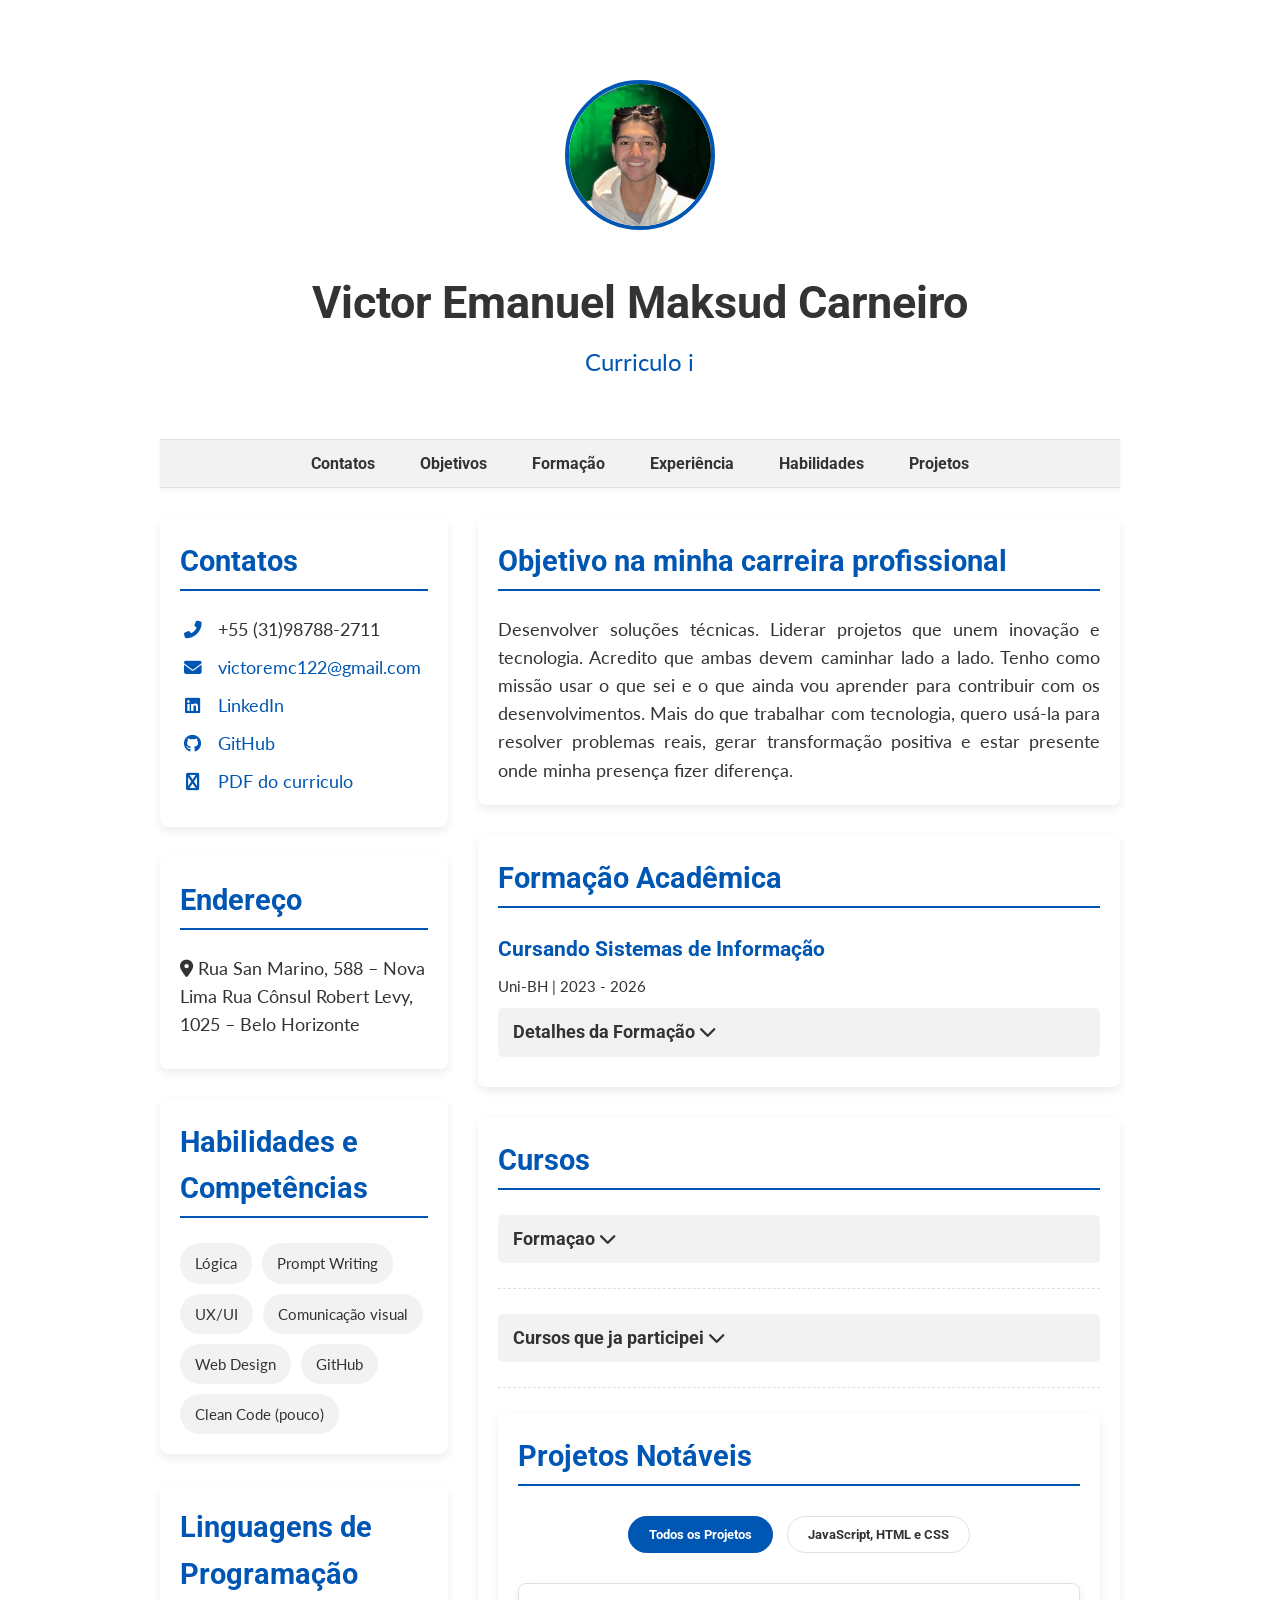
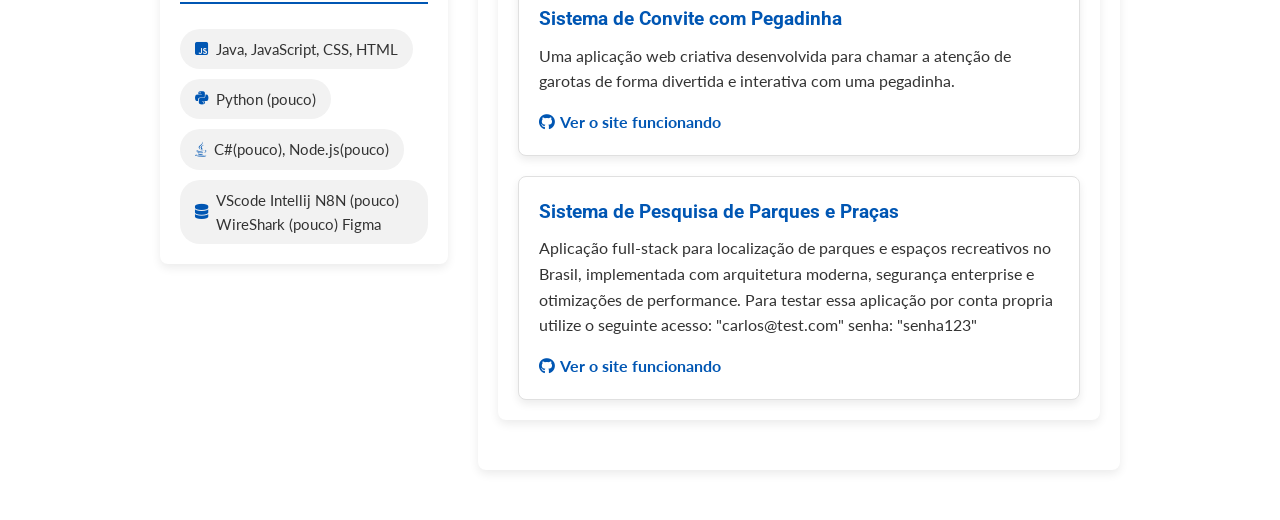
<file: versao-2025/index.html>
<!DOCTYPE html>
<html lang="pt-br">
<head>
    <meta charset="UTF-8">
    <meta name="viewport" content="width=device-width, initial-scale=1.0">
    <title>Victor Emanuel Maksud Carneiro | Currículo Interativo</title>
    <link rel="icon" type="image/jpeg" href="minhafoto.jpg">
    <link rel="preconnect" href="https://fonts.googleapis.com">
    <link rel="preconnect" href="https://fonts.gstatic.com" crossorigin>
    <link href="https://fonts.googleapis.com/css2?family=Lato:wght@400;700&family=Roboto:wght@400;700&display=swap" rel="stylesheet">
    
    <link rel="stylesheet" href="https://cdnjs.cloudflare.com/ajax/libs/font-awesome/6.5.1/css/all.min.css" integrity="sha512-DTOQO9RWCH3ppGqcWaEA1BIZOC6xxalwEsw9c2QQeAIftl+Vegovlnee1c9QX4TctnWMn13TZye+giMm8e2LwA==" crossorigin="anonymous" referrerpolicy="no-referrer" />

    <style>
        /*CSS*/
        :root {
           
            --color-bg-primary: #FFFFFF; /* Fundo branco */
            --color-text-primary: #333333; /* Texto principal cinza escuro */
            --color-accent: #0056b3;     /* Azul profissional para destaque */
            --color-light-gray: #f2f2f2; /* Cinza claro para fundos secundários */
            --color-border: #e0e0e0;     /* Cor de borda */
            --color-shadow: rgba(0, 0, 0, 0.08); /* Sombra suave para cards */
        }

        /* Reset básico */
        * {
            margin: 0;
            padding: 0;
            box-sizing: border-box;
        }

        body {
            font-family: 'Lato', sans-serif; /* Fonte para o corpo do texto */
            font-size: 16px;
            line-height: 1.6;
            color: var(--color-text-primary);
            background-color: var(--color-bg-primary);
            -webkit-font-smoothing: antialiased;
            -moz-osx-font-smoothing: grayscale;
        }

        .container {
            max-width: 1000px;
            margin: 20px auto;
            padding: 0 20px;
        }

        h1, h2, h3 {
            font-family: 'Roboto', sans-serif; /* Fonte para títulos */
            color: var(--color-accent);
            margin-bottom: 15px;
        }

        h2 {
            font-size: 1.8em;
            border-bottom: 2px solid var(--color-accent);
            padding-bottom: 5px;
            margin-bottom: 25px;
        }

        h3 {
            font-size: 1.3em;
            margin-bottom: 8px;
        }

        a {
            color: var(--color-accent);
            text-decoration: none;
            transition: color 0.3s ease;
        }

        a:hover {
            color: #003d82; /* Tonalidade mais escura no hover */
            text-decoration: underline;
        }

        ul {
            list-style: none;
        }

        /*Header e Navegação*/
        .header {
            background-color: var(--color-bg-primary);
            text-align: center;
            padding: 40px 20px;
            border-bottom: 1px solid var(--color-border);
            position: relative;
        }

        .profile-pic {
            width: 150px;
            height: 150px;
            border-radius: 50%;
            object-fit: cover;
            border: 4px solid var(--color-accent);
            margin-bottom: 20px;
        }

        .header h1 {
            font-size: 2.8em;
            margin: 10px 0 5px 0;
            color: var(--color-text-primary); /* Nome em cor principal */
        }

        .typing-effect {
            font-size: 1.5em;
            color: var(--color-accent);
            height: 1.5em; /* Garante que o container não encolha */
            overflow: hidden;
            white-space: nowrap;
            display: inline-block;
            vertical-align: middle;
            border-right: 2px solid transparent; /* Cursor */
            animation: blink-caret .75s step-end infinite;
        }

        /* Animação do cursor de digitação */
        @keyframes blink-caret {
            from, to { border-color: transparent }
            50% { border-color: var(--color-accent); }
        }

        .main-nav {
            background-color: var(--color-light-gray);
            padding: 10px 0;
            text-align: center;
            border-bottom: 1px solid var(--color-border);
            margin-bottom: 30px;
            box-shadow: 0 2px 5px rgba(0,0,0,0.05);
        }

        .main-nav ul {
            display: flex;
            justify-content: center;
            flex-wrap: wrap; /* Permite quebrar linha em mobile */
            gap: 15px;
        }

        .main-nav a {
            font-family: 'Roboto', sans-serif;
            font-weight: bold;
            color: var(--color-text-primary);
            padding: 8px 15px;
            border-radius: 5px;
            transition: background-color 0.3s ease, color 0.3s ease;
        }

        .main-nav a:hover {
            background-color: var(--color-accent);
            color: var(--color-bg-primary);
            text-decoration: none;
        }

        /* 
        Layout Principal  */
        .main-content {
            display: flex;
            flex-direction: column; /* Padrão mobile: coluna única */
            gap: 30px;
        }

        .left-column, .right-column {
            flex: 1; /* Ocupa o espaço disponível em coluna única */
        }

        /* Media Query para Desktop (layout de duas colunas) */
        @media (min-width: 768px) {
            .main-content {
                flex-direction: row; /* Desktop: duas colunas */
            }

            .left-column {
                flex: 1; /* Coluna da esquerda menor */
                max-width: 30%; /* Ex: 30% da largura total */
            }

            .right-column {
                flex: 2; /* Coluna da direita maior */
            }

            .header {
                padding: 60px 20px;
            }
        }

        /* Estilos das Seções e Cards*/
        .section {
            padding: 20px;
            background-color: var(--color-bg-primary);
            border-radius: 8px;
            box-shadow: 0 4px 10px var(--color-shadow);
            margin-bottom: 30px; /* Espaçamento entre as seções */
        }
        
        /* Contato e Endereço */
        #contatos ul, #endereco p {
            font-size: 1.1em;
            margin-bottom: 10px;
        }
        #contatos ul li {
            margin-bottom: 10px;
        }
        #contatos ul li i {
            width: 25px; /* Alinhar ícones */
            text-align: center;
            color: var(--color-accent);
            margin-right: 8px;
        }

        /* Objetivo */
        #objetivos p {
            text-align: justify;
            font-size: 1.1em;
        }

        /* Formação, Cursos/Experiências */
        .item {
            margin-bottom: 25px;
            padding-bottom: 15px;
            border-bottom: 1px dashed var(--color-border);
        }
        .item:last-child {
            border-bottom: none;
            margin-bottom: 0;
            padding-bottom: 0;
        }
        .item-meta {
            color: var(--color-secondary); /* Cinza secundário para meta info */
            font-size: 0.95em;
            margin-bottom: 10px;
            display: block; /* Para garantir nova linha */
        }
        .item ul {
            padding-left: 20px;
            list-style: disc;
        }
        .item ul li {
            margin-bottom: 5px;
        }
        
        /* Seções Retráteis (Collapsible) */
        .collapsible-header {
            cursor: pointer;
            display: flex;
            justify-content: space-between;
            align-items: center;
            background-color: var(--color-light-gray);
            padding: 10px 15px;
            border-radius: 5px;
            margin-bottom: 10px;
            transition: background-color 0.3s ease;
        }
        .collapsible-header:hover {
            background-color: #e9e9e9;
        }
        .collapsible-header h3 {
            margin: 0;
            color: var(--color-text-primary);
            font-size: 1.1em;
        }
        .collapsible-header .icon {
            transition: transform 0.3s ease;
        }
        .collapsible-header.active .icon {
            transform: rotate(180deg);
        }
        .collapsible-content {
            max-height: 0;
            overflow: hidden;
            transition: max-height 0.5s ease-out;
            padding: 0 15px; /* Espaçamento quando aberto */
        }
        .collapsible-content p {
            margin-bottom: 10px;
            text-align: justify;
        }
        .collapsible-content.open {
            max-height: 500px; /* Valor arbitrário grande para mostrar conteúdo */
            padding-top: 15px;
        }

        /* Habilidades e Linguagens */
        .skills-list, .languages-list {
            display: flex;
            flex-wrap: wrap;
            gap: 10px;
        }
        .skills-list li, .languages-list li {
            background-color: var(--color-light-gray);
            padding: 8px 15px;
            border-radius: 20px;
            font-size: 0.95em;
            color: var(--color-text-primary);
            display: inline-flex; /* Para alinhar ícone e texto */
            align-items: center;
        }
        .languages-list li i {
            margin-right: 8px;
            color: var(--color-accent);
        }
        
        /* Projetos Notáveis */
        .project-filters {
            text-align: center;
            margin-bottom: 25px;
        }
        .filter-btn {
            background: none;
            border: 1px solid var(--color-border);
            color: var(--color-text-primary);
            padding: 10px 20px;
            border-radius: 25px;
            margin: 5px;
            cursor: pointer;
            transition: all 0.3s ease;
            font-family: 'Roboto', sans-serif;
            font-weight: bold;
        }
        .filter-btn:hover, .filter-btn.active {
            background-color: var(--color-accent);
            color: var(--color-bg-primary);
            border-color: var(--color-accent);
        }

        .projects-grid {
            display: grid;
            grid-template-columns: repeat(auto-fit, minmax(280px, 1fr)); /* Colunas flexíveis */
            gap: 20px;
        }
        .project-card {
            background-color: var(--color-bg-primary);
            border: 1px solid var(--color-border);
            border-radius: 8px;
            padding: 20px;
            box-shadow: 0 4px 8px var(--color-shadow);
            transition: transform 0.3s ease, box-shadow 0.3s ease;
            display: flex; /* Para esconder/mostrar com mais controle */
            flex-direction: column;
            justify-content: space-between; /* Links no final */
        }
        .project-card:hover {
            transform: translateY(-5px);
            box-shadow: 0 8px 16px var(--color-shadow);
        }
        .project-card h3 {
            margin-top: 0;
            color: var(--color-accent);
            font-size: 1.2em;
        }
        .project-card p {
            margin-bottom: 15px;
            flex-grow: 1; /* Ocupa espaço para alinhar links */
        }
        .project-links a {
            margin-right: 15px;
            font-weight: bold;
            display: inline-flex;
            align-items: center;
        }
        .project-links a i {
            margin-right: 5px;
        }
    </style>
</head>
<body>

    <div class="container">
        
        <header class="header">
            <img src="minhafoto.jpg" alt="Foto de Perfil" class="profile-pic">
            <h1>Victor Emanuel Maksud Carneiro</h1>
            <p class="typing-effect" data-words='["Curriculo interativo", "Cursando Sistemas de Informação", "Preciso de um estagio"]'></p>
        </header>

        <nav class="main-nav">
            <ul>
                <li><a href="#contatos">Contatos</a></li>
                <li><a href="#objetivos">Objetivos</a></li>
                <li><a href="#formacao">Formação</a></li>
                <li><a href="#experiencia">Experiência</a></li>
                <li><a href="#habilidades">Habilidades</a></li>
                <li><a href="#projetos">Projetos</a></li>
            </ul>
        </nav>

        <main class="main-content">
            
            <aside class="left-column">
                
                <section id="contatos" class="section">
                    <h2>Contatos</h2>
                    <ul>
                        <li><i class="fas fa-phone-alt"></i> +55 (31)98788-2711 </li>
                        <li><i class="fas fa-envelope"></i> <a href="https://www.google.com/">victoremc122@gmail.com</a></li>
                        <li><i class="fab fa-linkedin"></i> <a href="https://www.linkedin.com/in/victor-emanuel-5b0732354/" target="_blank">LinkedIn</a></li>
                        <li><i class="fab fa-github"></i> <a href="https://github.com/vitaodamotorizada123" target="_blank">GitHub</a></li>
                        <li><i class="fab fa-envelope"></i> <a href="https://docs.google.com/document/d/10J6e7aUYYi1P6J25_pssKPJoAhC-hEeb/edit?usp=sharing&ouid=106378299997025591332&rtpof=true&sd=true" target="_blank">PDF do curriculo</a></li>
                    </ul>
                </section>

                <section id="endereco" class="section">
                    <h2>Endereço</h2>
                    <p><i class="fas fa-map-marker-alt"></i> Rua San Marino, 588 – Nova Lima 
Rua Cônsul Robert Levy, 1025 – Belo Horizonte
</p>
                </section>

                <section id="habilidades" class="section">
                    <h2>Habilidades e Competências</h2>
                    <ul class="skills-list">
                        <li>Lógica</li>
                        <li>Prompt Writing</li>
                        <li>UX/UI</li>
                        <li>Comunicação visual</li>
                        <li>Web Design</li>
                        <li>GitHub</li>
                        <li>Clean Code (pouco)</li>
                    </ul>
                </section>
                
                <section id="linguagens" class="section">
                    <h2>Linguagens de Programação</h2>
                    <ul class="languages-list">
                        <li><i class="fab fa-js-square"></i> Java, JavaScript, CSS, HTML</li>
                        <li><i class="fab fa-python"></i> Python (pouco)</li>
                        <li><i class="fab fa-java"></i> C#(pouco), Node.js(pouco)</li>
                        <li><i class="fas fa-database"></i> VScode Intellij N8N (pouco) WireShark (pouco) Figma</li>
                    </ul>
                </section>

            </aside>

            <div class="right-column">
                
                <section id="objetivos" class="section">
                    <h2>Objetivo na minha carreira profissional</h2>
                    <p>
                        Desenvolver soluções técnicas. Liderar projetos que unem inovação e tecnologia. Acredito que ambas devem caminhar lado a lado. Tenho como missão usar o que sei e o que ainda vou aprender para contribuir com os desenvolvimentos. Mais do que trabalhar com tecnologia, quero usá-la para resolver problemas reais, gerar transformação positiva e estar presente onde minha presença fizer diferença.

                    </p>
                </section>

                <section id="formacao" class="section">
                    <h2>Formação Acadêmica</h2>
                    <div class="item">
                        <h3>Cursando Sistemas de Informação</h3>
                        <span class="item-meta">Uni-BH | 2023 - 2026</span>
                        <div class="collapsible-container">
                            <div class="collapsible-header">
                                <h3>Detalhes da Formação <i class="fas fa-chevron-down icon"></i></h3>
                            </div>
                            <div class="collapsible-content">
                                <p>Início do curso Sistemas de Informação 2023.1 (data de ingresso 01/01/2023) (Carga Horária Total
                                    3140 horas) - Finalizaçao do curso prevista para (2026.2) (12/2026) Município Belo Horizonte UF - MG </p>
                            </div>
                        </div>
                    </div>
                </section>

                <section id="experiencia" class="section">
                    <h2>Cursos</h2>
                    
                    <div class="item">
                        <div class="collapsible-container">
                            <div class="collapsible-header">
                                <h3>Formaçao <i class="fas fa-chevron-down icon"></i></h3>
                            </div>
                            <div class="collapsible-content">
                                <span class="item-meta">UNIBH - 2025.2 - Presente</span>
                                <ul>
                                    <li>Colegio Loyola (1-9 ano)</li>
                                    <li>Coleguium internacional (ensino médio completo)</li>
                                    <li>Centro universitário UNIBH (Graduação em Sistemas de Informação - 6o Período).</li>
                                    <li>Desenvolvimento de plataformas na faculdade</li>
                                    <li>Otimização da performance operacional de empresas, 2024.1 na faculdade</li>
                                </ul>
                            </div>
                        </div>
                    </div>


                    <div class="item">
                        <div class="collapsible-container">
                            <div class="collapsible-header">
                                <h3>Cursos que ja participei <i class="fas fa-chevron-down icon"></i></h3>
                            </div>
                            <div class="collapsible-content">
                                <span class="item-meta">cursos</span>
                                <p>-Curso Java (ORACLE)
                                    -Curso Network Tracing (CISCO)
                                    -Protótipo de miniatura de veículo autônomo com utilização de hardware NVIDIA Jetson Nano embarcado (UNIBH)
                                    -Projetos e processos de T.I (UNIBH)
                                    -Governança de T.I (UNIBH)
                                    -Arquiteturas empresariais (UNIBH)
                                    -Inovação, sustentabilidade e competitividade empresarial (UNIBH)
                                    -Modelagem de software (UNIBH)
                                    -Sistemas computacionais e segurança (UNIBH)
                                    -Ambientes computacionais e conectividade (UNIBH)
                                    -(Cultura Inglesa - Nível Intermediário)
                                    -(Curso de inglês com professor particular)</p>
                            </div>
                        </div>
                    </div>

<!-- Seção de Projetos Notáveis -->
<section id="projetos" class="section">
    <h2>Projetos Notáveis</h2>

    <!-- Filtros de projeto -->
    <div class="project-filters">
        <button class="filter-btn active" data-filter="all">
            Todos os Projetos
        </button>
        <button class="filter-btn" data-filter="javascript">
            JavaScript, HTML e CSS
        </button>
    </div>

    <!-- Grid de Projetos -->
    <div class="projects-grid">

        <!-- Projeto 1 -->
        <div class="project-card" data-categories="javascript">
            <h3>Sistema de Convite com Pegadinha</h3>
            <p>Uma aplicação web criativa desenvolvida para chamar a atenção de garotas de forma divertida e interativa com uma pegadinha.</p>
            <div class="project-links">
                <a href="https://convite-de-saida-com-pegadinha.onrender.com" target="_blank" aria-label="Ver o site funcionando">
                    <i class="fab fa-github"></i> Ver o site funcionando
                </a>
            </div>
        </div>

        <!-- Projeto 2 -->
        <div class="project-card" data-categories="javascript">
            <h3>Sistema de Pesquisa de Parques e Praças</h3>
            <p>Aplicação full-stack para localização de parques e espaços recreativos no Brasil, implementada com arquitetura moderna, segurança enterprise e otimizações de performance. Para testar essa aplicação por conta propria utilize o seguinte acesso: "carlos@test.com" senha: "senha123"</p>
            <div class="project-links">
                <a href="https://fitness-local-project.onrender.com/" target="_blank" aria-label="Ver o site funcionando">
                    <i class="fab fa-github"></i> Ver o site funcionando
                </a>
            </div>
        </div>

    </div> <!-- /projects-grid -->
</section>

                    </div>
                </section>

            </div>

        </main>
    </div>

    <script>
        document.addEventListener('DOMContentLoaded', () => {

            // 
            // 1. Efeito de Digitação (Typing Effect)
            // 
            const typingEffectElement = document.querySelector('.typing-effect');
            const words = JSON.parse(typingEffectElement.dataset.words);
            let wordIndex = 0;
            let charIndex = 0;
            let isDeleting = false;

            function type() {
                const currentWord = words[wordIndex];
                let displayedText = currentWord.substring(0, charIndex);
                typingEffectElement.textContent = displayedText;

                if (!isDeleting && charIndex < currentWord.length) {
                    charIndex++;
                } else if (isDeleting && charIndex > 0) {
                    charIndex--;
                } else if (!isDeleting && charIndex === currentWord.length) {
                    // Pausa no final da palavra antes de apagar
                    isDeleting = true;
                    setTimeout(type, 1500); // Pausa maior
                    return;
                } else if (isDeleting && charIndex === 0) {
                    isDeleting = false;
                    wordIndex = (wordIndex + 1) % words.length;
                    setTimeout(type, 500); // Pausa entre palavras
                    return;
                }

                const typingSpeed = isDeleting ? 70 : 150; // Velocidade de digitação/apagamento
                setTimeout(type, typingSpeed);
            }

            type(); // Inicia o efeito de digitação

            // 
            // 2. Scroll Suave para as Seções
            // 
            document.querySelectorAll('.main-nav a').forEach(anchor => {
                anchor.addEventListener('click', function (e) {
                    e.preventDefault(); // Previne o comportamento padrão do link

                    const targetId = this.getAttribute('href'); // Obtém o ID da seção
                    const targetSection = document.querySelector(targetId); // Seleciona a seção

                    if (targetSection) {
                        // Calcula a posição para rolar, descontando a altura da navegação fixa (se houver)
                        // Ajusta o offset para que a seção não fique colada no topo
                        const offsetTop = targetSection.offsetTop - (document.querySelector('.main-nav')?.offsetHeight || 0) - 20; // 20px de padding extra

                        window.scrollTo({
                            top: offsetTop,
                            behavior: 'smooth' // Rola suavemente
                        });
                    }
                });
            });

            //
            // 3. Seções Retráteis (Collapsible/Accordion)
            //
            document.querySelectorAll('.collapsible-container').forEach(container => {
                const header = container.querySelector('.collapsible-header');
                const content = container.querySelector('.collapsible-content');

                header.addEventListener('click', () => {
                    // Alterna a classe 'active' no header para o ícone
                    header.classList.toggle('active');
                    // Alterna a classe 'open' no content para expandir/recolher
                    content.classList.toggle('open');
                    
                    // Ajusta a altura máxima para animar
                    if (content.classList.contains('open')) {
                        content.style.maxHeight = content.scrollHeight + "px"; // Define a altura exata do conteúdo
                    } else {
                        content.style.maxHeight = "0";
                    }
                });
            });

            
            // 4. Filtro de Habilidades/Projetos
            //    (Aplicado à seção de Projetos Notáveis)
          
            const filterButtons = document.querySelectorAll('.filter-btn');
            const projectCards = document.querySelectorAll('.projects-grid .project-card');

            filterButtons.forEach(button => {
                button.addEventListener('click', () => {
                    // Remove 'active' de todos os botões e adiciona ao clicado
                    filterButtons.forEach(btn => btn.classList.remove('active'));
                    button.classList.add('active');

                    const filter = button.dataset.filter; // Obtém o valor do data-filter

                    projectCards.forEach(card => {
                        const categories = card.dataset.categories ? card.dataset.categories.split(' ') : []; // Pega as categorias do projeto
                        
                        // Lógica de filtro:
                        // Se o filtro for 'all' OU se a lista de categorias do card incluir o filtro, o card é exibido.
                        if (filter === 'all' || categories.includes(filter)) {
                            card.style.display = 'flex'; // Exibe o card como flex
                        } else {
                            card.style.display = 'none'; // Esconde o card
                        }
                    });
                });
            });

        });
    </script>

</body>
</html>
</file>
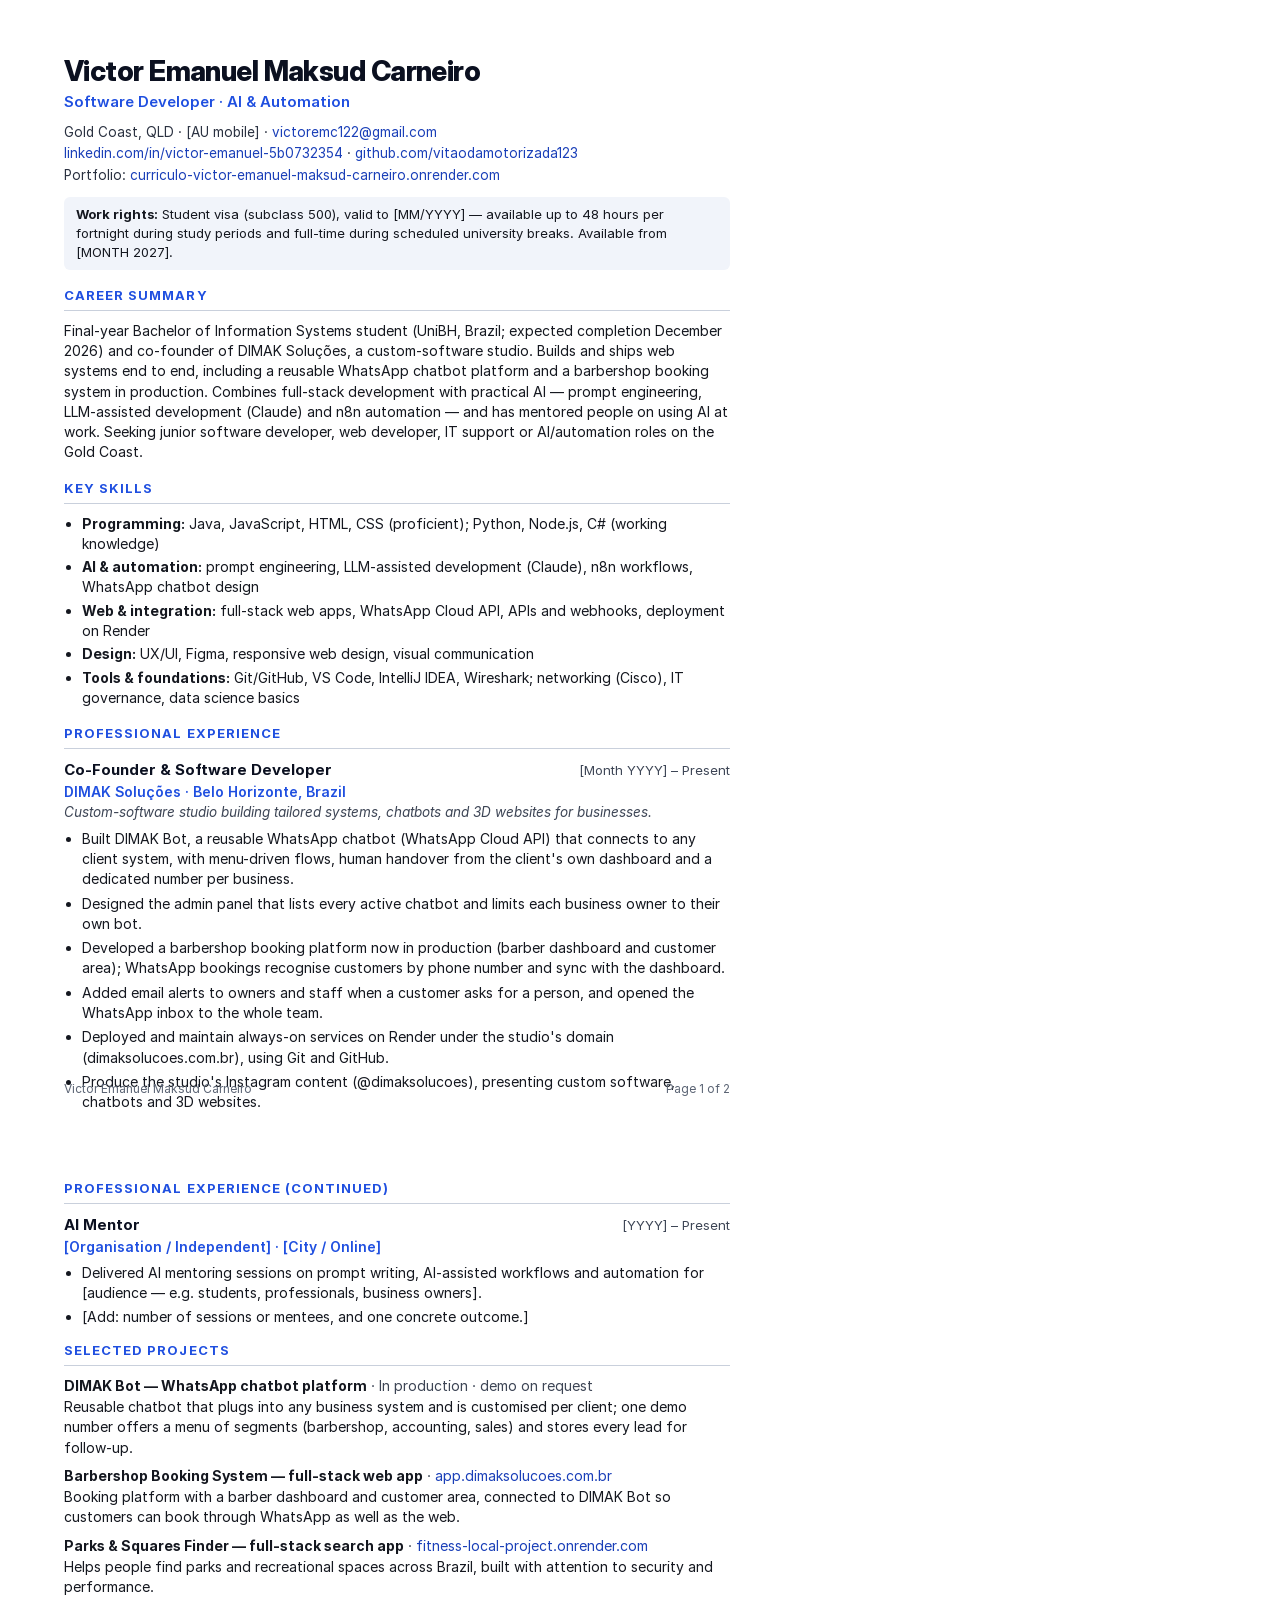
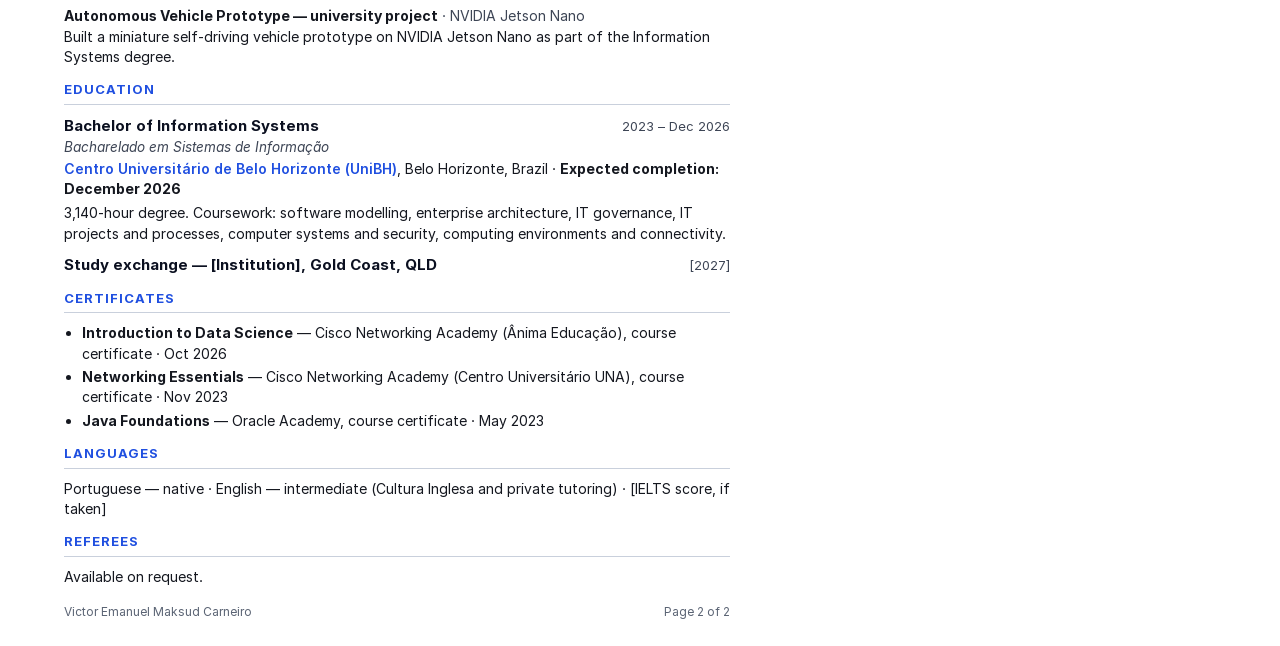
<file: src/resume.html>
<!doctype html>
<html lang="en">
<head>
<meta charset="utf-8">
<title>Victor Emanuel Maksud Carneiro — Résumé</title>
<!-- Fonte do PDF. Gere o PDF com: python3 src/make_pdf.py -->
<style>
@font-face { font-family: "ResumeSans"; src: url("fonts/Inter-Regular.ttf") format("truetype"); font-weight: 400; font-style: normal; }
@font-face { font-family: "ResumeSans"; src: url("fonts/Inter-Italic.ttf") format("truetype"); font-weight: 400; font-style: italic; }
@font-face { font-family: "ResumeSans"; src: url("fonts/Inter-SemiBold.ttf") format("truetype"); font-weight: 600; font-style: normal; }
@font-face { font-family: "ResumeSans"; src: url("fonts/Inter-Bold.ttf") format("truetype"); font-weight: 700; font-style: normal; }
@font-face { font-family: "ResumeDisplay"; src: url("fonts/InterDisplay-ExtraBold.ttf") format("truetype"); font-weight: 800; font-style: normal; }
@page { size: A4; margin: 0; }
* { box-sizing: border-box; }
html, body { margin: 0; background: #FFFFFF; }
body {
  font-family: "ResumeSans", Arial, Helvetica, sans-serif;
  font-size: 14px; line-height: 1.45; color: #14171F;
  /* plain glyphs only, so ATS text extraction reads every character */
  font-feature-settings: "calt" 0, "case" 0, "liga" 0;
  -webkit-print-color-adjust: exact; print-color-adjust: exact;
}
.page {
  position: relative; width: 794px; height: 1123px; overflow: hidden;
  padding: 56px 64px 48px; page-break-after: always; break-after: page;
}
.page:last-child { page-break-after: auto; break-after: auto; }
a { color: #1A3FB8; text-decoration: none; }
h1 { margin: 0; font-family: "ResumeDisplay", "ResumeSans", Arial, sans-serif; font-weight: 800; font-size: 28px; line-height: 1.1; letter-spacing: -0.02em; color: #0B1020; }
.title { margin: 4px 0 0; font-size: 15px; font-weight: 600; color: #1F4FE0; }
.contact { margin: 10px 0 0; font-size: 13.5px; color: #2A3140; }
.contact + .contact { margin-top: 2px; }
.rights { margin: 12px 0 0; padding: 8px 12px; background: #F1F4FA; border-radius: 6px; font-size: 13px; }
section { margin-top: 16px; }
.page > section:first-child { margin-top: 0; }
.tight section { margin-top: 13px; }
.tight .page > section:first-child, .tight > section:first-child { margin-top: 0; }
h2 {
  margin: 0 0 10px; padding-bottom: 5px; border-bottom: 1px solid #C9D0DC;
  font-size: 13px; font-weight: 700; letter-spacing: 0.08em; text-transform: uppercase; color: #1F4FE0;
}
h3 { margin: 0; font-size: 15px; font-weight: 700; color: #0B1020; }
.row { display: flex; justify-content: space-between; align-items: baseline; gap: 16px; }
.when { font-size: 13px; color: #3D4555; white-space: nowrap; }
.org { margin: 1px 0 0; font-weight: 600; color: #1F4FE0; }
.note { margin: 1px 0 0; font-size: 13.5px; font-style: italic; color: #3D4555; }
ul { margin: 6px 0 0; padding-left: 18px; }
li + li { margin-top: 4px; }
.skills li + li { margin-top: 3px; }
.skills { margin-top: 0; }
p { margin: 0; }
.project + .project { margin-top: 8px; }
.project .meta { color: #3D4555; }
.project p + p { margin-top: 1px; }
.foot {
  position: absolute; left: 64px; right: 64px; bottom: 26px;
  display: flex; justify-content: space-between; font-size: 12px; color: #5B6474;
}
</style>
</head>
<body>

<div class="page">
<header>
<h1>Victor Emanuel Maksud Carneiro</h1>
<p class="title">Software Developer · AI &amp; Automation</p>
<p class="contact">Gold Coast, QLD · [AU mobile] · <a href="mailto:victoremc122@gmail.com">victoremc122@gmail.com</a></p>
<p class="contact"><a href="https://www.linkedin.com/in/victor-emanuel-5b0732354">linkedin.com/in/victor-emanuel-5b0732354</a> · <a href="https://github.com/vitaodamotorizada123">github.com/vitaodamotorizada123</a></p>
<p class="contact">Portfolio: <a href="https://curriculo-victor-emanuel-maksud-carneiro.onrender.com">curriculo-victor-emanuel-maksud-carneiro.onrender.com</a></p>
<p class="rights"><strong>Work rights:</strong> Student visa (subclass 500), valid to [MM/YYYY] — available up to 48 hours per fortnight during study periods and full-time during scheduled university breaks. Available from [MONTH 2027].</p>
</header>

<section>
<h2>Career Summary</h2>
<p>Final-year Bachelor of Information Systems student (UniBH, Brazil; expected completion December 2026) and co-founder of DIMAK Soluções, a custom-software studio. Builds and ships web systems end to end, including a reusable WhatsApp chatbot platform and a barbershop booking system in production. Combines full-stack development with practical AI — prompt engineering, LLM-assisted development (Claude) and n8n automation — and has mentored people on using AI at work. Seeking junior software developer, web developer, IT support or AI/automation roles on the Gold Coast.</p>
</section>

<section>
<h2>Key Skills</h2>
<ul class="skills">
<li><strong>Programming:</strong> Java, JavaScript, HTML, CSS (proficient); Python, Node.js, C# (working knowledge)</li>
<li><strong>AI &amp; automation:</strong> prompt engineering, LLM-assisted development (Claude), n8n workflows, WhatsApp chatbot design</li>
<li><strong>Web &amp; integration:</strong> full-stack web apps, WhatsApp Cloud API, APIs and webhooks, deployment on Render</li>
<li><strong>Design:</strong> UX/UI, Figma, responsive web design, visual communication</li>
<li><strong>Tools &amp; foundations:</strong> Git/GitHub, VS Code, IntelliJ IDEA, Wireshark; networking (Cisco), IT governance, data science basics</li>
</ul>
</section>

<section>
<h2>Professional Experience</h2>
<div class="row"><h3>Co-Founder &amp; Software Developer</h3><span class="when">[Month YYYY] – Present</span></div>
<p class="org">DIMAK Soluções · Belo Horizonte, Brazil</p>
<p class="note">Custom-software studio building tailored systems, chatbots and 3D websites for businesses.</p>
<ul>
<li>Built DIMAK Bot, a reusable WhatsApp chatbot (WhatsApp Cloud API) that connects to any client system, with menu-driven flows, human handover from the client's own dashboard and a dedicated number per business.</li>
<li>Designed the admin panel that lists every active chatbot and limits each business owner to their own bot.</li>
<li>Developed a barbershop booking platform now in production (barber dashboard and customer area); WhatsApp bookings recognise customers by phone number and sync with the dashboard.</li>
<li>Added email alerts to owners and staff when a customer asks for a person, and opened the WhatsApp inbox to the whole team.</li>
<li>Deployed and maintain always-on services on Render under the studio's domain (dimaksolucoes.com.br), using Git and GitHub.</li>
<li>Produce the studio's Instagram content (@dimaksolucoes), presenting custom software, chatbots and 3D websites.</li>
</ul>
</section>
<div class="foot"><span>Victor Emanuel Maksud Carneiro</span><span>Page 1 of 2</span></div>
</div>

<div class="page tight">
<section>
<h2>Professional Experience (continued)</h2>
<div class="row"><h3>AI Mentor</h3><span class="when">[YYYY] – Present</span></div>
<p class="org">[Organisation / Independent] · [City / Online]</p>
<ul>
<li>Delivered AI mentoring sessions on prompt writing, AI-assisted workflows and automation for [audience — e.g. students, professionals, business owners].</li>
<li>[Add: number of sessions or mentees, and one concrete outcome.]</li>
</ul>
</section>

<section>
<h2>Selected Projects</h2>
<div class="project">
<p><strong>DIMAK Bot — WhatsApp chatbot platform</strong> <span class="meta">· In production · demo on request</span></p>
<p>Reusable chatbot that plugs into any business system and is customised per client; one demo number offers a menu of segments (barbershop, accounting, sales) and stores every lead for follow-up.</p>
</div>
<div class="project">
<p><strong>Barbershop Booking System — full-stack web app</strong> <span class="meta">· <a href="https://app.dimaksolucoes.com.br">app.dimaksolucoes.com.br</a></span></p>
<p>Booking platform with a barber dashboard and customer area, connected to DIMAK Bot so customers can book through WhatsApp as well as the web.</p>
</div>
<div class="project">
<p><strong>Parks &amp; Squares Finder — full-stack search app</strong> <span class="meta">· <a href="https://fitness-local-project.onrender.com">fitness-local-project.onrender.com</a></span></p>
<p>Helps people find parks and recreational spaces across Brazil, built with attention to security and performance.</p>
</div>
<div class="project">
<p><strong>Autonomous Vehicle Prototype — university project</strong> <span class="meta">· NVIDIA Jetson Nano</span></p>
<p>Built a miniature self-driving vehicle prototype on NVIDIA Jetson Nano as part of the Information Systems degree.</p>
</div>
</section>

<section>
<h2>Education</h2>
<div class="row"><h3>Bachelor of Information Systems</h3><span class="when">2023 – Dec 2026</span></div>
<p class="note">Bacharelado em Sistemas de Informação</p>
<p style="margin-top:1px"><span style="font-weight:600;color:#1F4FE0">Centro Universitário de Belo Horizonte (UniBH)</span>, Belo Horizonte, Brazil · <strong>Expected completion: December 2026</strong></p>
<p style="margin-top:4px">3,140-hour degree. Coursework: software modelling, enterprise architecture, IT governance, IT projects and processes, computer systems and security, computing environments and connectivity.</p>
<div class="row" style="margin-top:10px"><h3>Study exchange — [Institution], Gold Coast, QLD</h3><span class="when">[2027]</span></div>
</section>

<section>
<h2>Certificates</h2>
<ul class="skills">
<li><strong>Introduction to Data Science</strong> — Cisco Networking Academy (Ânima Educação), course certificate · Oct 2026</li>
<li><strong>Networking Essentials</strong> — Cisco Networking Academy (Centro Universitário UNA), course certificate · Nov 2023</li>
<li><strong>Java Foundations</strong> — Oracle Academy, course certificate · May 2023</li>
</ul>
</section>

<section>
<h2>Languages</h2>
<p>Portuguese — native · English — intermediate (Cultura Inglesa and private tutoring) · [IELTS score, if taken]</p>
</section>

<section>
<h2>Referees</h2>
<p>Available on request.</p>
</section>
<div class="foot"><span>Victor Emanuel Maksud Carneiro</span><span>Page 2 of 2</span></div>
</div>

</body>
</html>
</file>
<file: assets/style.css>
/* Victor Maksud — résumé site */
:root {
  --ink: #0B1020;
  --ink-2: #111830;
  --line-dark: #2A3350;
  --line-dark-2: #2E3755;
  --text-on-dark: #F4F6FB;
  --text-on-dark-2: #C9D2E6;
  --text-on-dark-3: #9FB0D6;
  --text: #10131A;
  --text-2: #3D4555;
  --muted: #4B5565;
  --bg: #F4F6F9;
  --surface: #FFFFFF;
  --chip: #F1F3F7;
  --line: #DDE1E8;
  --line-2: #D5DAE3;
  --accent: #1F4FE0;
  --accent-ink: #1A3FB8;
  --accent-soft: #E6ECFF;
  --accent-on-dark: #8EA8FF;
  --warm: #E2620F;
  --warm-on-dark: #FF8A3D;
  --display: "Bricolage Grotesque", "Inter Display", Inter, system-ui, sans-serif;
  --sans: Inter, system-ui, -apple-system, "Segoe UI", Roboto, sans-serif;
  --mono: "JetBrains Mono", ui-monospace, SFMono-Regular, Menlo, Consolas, monospace;
  --gutter: clamp(20px, 5vw, 64px);
}

*, *::before, *::after { box-sizing: border-box; }
html { scroll-behavior: smooth; -webkit-text-size-adjust: 100%; }
@media (prefers-reduced-motion: reduce) { html { scroll-behavior: auto; } }
body {
  margin: 0;
  background: var(--bg);
  color: var(--text);
  font-family: var(--sans);
  font-size: 16px;
  line-height: 1.5;
  -webkit-font-smoothing: antialiased;
}
img, svg { display: block; }
a { color: var(--accent); }
a:hover { color: var(--accent-ink); }
:focus-visible { outline: 3px solid var(--accent-on-dark); outline-offset: 3px; border-radius: 6px; }
main :focus-visible { outline-color: var(--accent); }

.skip {
  position: absolute; left: 12px; top: -60px; z-index: 10;
  padding: 10px 16px; border-radius: 999px;
  background: #FFFFFF; color: var(--ink); font-weight: 600; text-decoration: none;
}
.skip:focus { top: 12px; }

.sr-only {
  position: absolute; width: 1px; height: 1px; padding: 0; margin: -1px;
  overflow: hidden; clip: rect(0 0 0 0); white-space: nowrap; border: 0;
}
.wrap { max-width: 1200px; margin: 0 auto; padding-inline: var(--gutter); }
.mono { font-family: var(--mono); }
.eyebrow {
  margin: 0; font-family: var(--mono); font-size: 13px;
  letter-spacing: 0.08em; text-transform: uppercase;
}

/* ---------- Header / hero ---------- */
.hero { background: var(--ink); color: var(--text-on-dark); }
.nav { display: flex; flex-direction: column; gap: 4px; padding-top: 16px; border-bottom: 1px solid #222A40; }
.nav-top { display: flex; flex-wrap: wrap; align-items: center; justify-content: space-between; gap: 12px; }
.brand {
  display: flex; align-items: center; min-height: 44px;
  font-family: var(--display); font-weight: 700; font-size: 20px; letter-spacing: -0.01em;
  color: #FFFFFF; text-decoration: none;
}
.brand:hover { color: #FFFFFF; }
.nav-actions { display: flex; align-items: center; gap: 10px; }
.lang {
  display: flex; gap: 2px; padding: 3px;
  border: 1px solid var(--line-dark-2); border-radius: 999px;
}
.lang a {
  display: grid; place-items: center; min-width: 44px; min-height: 38px; padding: 0 8px;
  border-radius: 999px; font-family: var(--mono); font-size: 13px; font-weight: 500;
  color: var(--text-on-dark-2); text-decoration: none;
}
.lang a:hover { color: #FFFFFF; }
.lang a[aria-current="page"] { background: #FFFFFF; color: var(--ink); }
.btn {
  display: inline-flex; align-items: center; gap: 10px;
  min-height: 52px; padding: 0 22px; border-radius: 999px;
  font-size: 16px; font-weight: 600; text-decoration: none;
  transition: transform 120ms ease, background-color 120ms ease;
}
.btn:active { transform: translateY(1px); }
.btn-sm { min-height: 44px; padding: 0 16px; font-size: 14px; gap: 8px; }
.btn-light { background: #FFFFFF; color: var(--ink); }
.btn-light:hover { background: #E6EBF5; color: var(--ink); }
.btn-primary { background: var(--accent-on-dark); color: var(--ink); }
.btn-primary:hover { background: #A9BDFF; color: var(--ink); }
.btn-ghost { border: 1px solid #3A4566; color: #FFFFFF; }
.btn-ghost:hover { background: #18203A; color: #FFFFFF; }
.nav-links {
  display: flex; gap: 28px; overflow-x: auto; white-space: nowrap;
  font-family: var(--mono); font-size: 13px; text-transform: uppercase; letter-spacing: 0.06em;
  scrollbar-width: none;
}
.nav-links::-webkit-scrollbar { display: none; }
.nav-links a { padding: 13px 0; color: #B8C3DB; text-decoration: none; }
.nav-links a:hover { color: #FFFFFF; }

.hero-body {
  display: flex; flex-wrap: wrap; align-items: flex-end; gap: 48px 64px;
  padding: clamp(48px, 8vw, 96px) 0 clamp(48px, 7vw, 88px);
}
.hero-main { flex: 999 1 560px; min-width: 0; }
.hero-main .eyebrow { font-size: 14px; color: var(--accent-on-dark); }
.hero h1 {
  margin: 20px 0 28px;
  font-family: var(--display); font-weight: 800;
  font-size: clamp(56px, 11vw, 148px); line-height: 0.9; letter-spacing: -0.045em;
  color: #FFFFFF;
}
.lead { margin: 0; max-width: 640px; font-size: clamp(18px, 2vw, 22px); line-height: 1.5; color: var(--text-on-dark-2); text-wrap: pretty; }
.chips { display: flex; flex-wrap: wrap; gap: 10px; margin-top: 28px; }
.chip {
  display: inline-flex; align-items: center; gap: 8px; padding: 9px 14px;
  border: 1px solid var(--line-dark-2); border-radius: 999px; font-size: 14px; color: #E6EBF5;
}
.cta { display: flex; flex-wrap: wrap; align-items: center; gap: 12px 20px; margin-top: 32px; }
.text-links { display: flex; gap: 20px; }
.text-link {
  display: inline-flex; align-items: center; gap: 6px; min-height: 44px;
  color: var(--text-on-dark-2); font-size: 15px; font-weight: 500;
  text-decoration: underline; text-underline-offset: 4px;
}
.text-link:hover { color: #FFFFFF; }

.glance {
  flex: 1 1 300px; min-width: 0; padding: 24px;
  background: var(--ink-2); border: 1px solid var(--line-dark); border-radius: 20px;
}
.glance-head, .glance-route {
  display: flex; align-items: center; gap: 10px; padding-bottom: 16px; border-bottom: 1px dashed var(--line-dark-2);
}
.glance-head { justify-content: space-between; }
.glance-head .eyebrow { font-size: 12px; color: var(--accent-on-dark); }
.coords { display: inline-flex; align-items: center; gap: 6px; font-family: var(--mono); font-size: 12px; color: var(--text-on-dark-2); }
.dot { width: 8px; height: 8px; flex-shrink: 0; border-radius: 50%; }
.glance-route { padding-top: 16px; font-size: 14px; color: #E6EBF5; }
.glance-route strong { font-weight: 600; }
.glance dl { margin: 0; display: flex; flex-direction: column; gap: 14px; padding-top: 16px; }
.glance dt { font-family: var(--mono); font-size: 12px; letter-spacing: 0.06em; text-transform: uppercase; color: var(--text-on-dark-3); }
.glance dd { margin: 4px 0 0; font-size: 15px; line-height: 1.45; color: var(--text-on-dark); }

/* ---------- Sections ---------- */
.section { padding-top: clamp(56px, 8vw, 104px); scroll-margin-top: 16px; }
.section-grid { display: flex; flex-wrap: wrap; gap: 24px 64px; padding-top: 28px; border-top: 1px solid var(--line-2); }
.section-label { flex: 1 1 220px; }
.section-label .num { margin: 0; font-family: var(--mono); font-size: 13px; color: var(--accent); }
.section-label h2 { margin: 8px 0 0; font-family: var(--display); font-weight: 700; font-size: 34px; letter-spacing: -0.02em; }
.section-body { flex: 999 1 560px; min-width: 0; }
.section-full { flex: 1 1 100%; min-width: 0; }

.profile-lead { margin: 0; font-size: 21px; line-height: 1.55; text-wrap: pretty; }
.profile-text { margin: 20px 0 0; font-size: 17px; line-height: 1.65; color: var(--text-2); text-wrap: pretty; }
.open-to { display: flex; flex-wrap: wrap; align-items: center; gap: 10px; margin-top: 28px; }
.open-to .eyebrow { font-size: 12px; color: var(--muted); margin-right: 6px; }
.pill-accent { padding: 8px 14px; border-radius: 999px; background: var(--accent-soft); color: var(--accent-ink); font-size: 14px; font-weight: 600; }
.availability { display: flex; align-items: flex-start; gap: 10px; margin: 20px 0 0; font-size: 15px; line-height: 1.55; color: var(--text-2); }
.availability .dot { margin-top: 7px; background: var(--warm); }

.jobs { display: flex; flex-direction: column; gap: 40px; }
.job { display: flex; flex-direction: column; gap: 14px; }
.row-between { display: flex; flex-wrap: wrap; justify-content: space-between; align-items: baseline; gap: 4px 24px; }
.job h3 { margin: 0; font-family: var(--display); font-weight: 700; font-size: 26px; letter-spacing: -0.015em; }
.dates { margin: 0; font-family: var(--mono); font-size: 14px; color: var(--muted); }
.org { margin: -8px 0 0; font-size: 16px; font-weight: 600; color: var(--accent); }
.org span { font-weight: 400; color: var(--muted); }
.job-summary { margin: 0; font-size: 16px; line-height: 1.55; color: var(--text-2); }
.job ul { margin: 0; padding-left: 20px; display: flex; flex-direction: column; gap: 10px; font-size: 16px; line-height: 1.6; color: #1C212B; }
.job li { padding-left: 4px; }
.tags { display: flex; flex-wrap: wrap; gap: 8px; }
.tag { padding: 6px 10px; border-radius: 8px; border: 1px solid var(--line-2); background: var(--surface); font-family: var(--mono); font-size: 12px; color: var(--text-2); }

.intro { margin: 0; max-width: 640px; font-size: 19px; line-height: 1.55; color: var(--text-2); }
.cards { display: grid; grid-template-columns: repeat(auto-fill, minmax(min(100%, 300px), 1fr)); gap: 20px; margin-top: 12px; }
.card {
  display: flex; flex-direction: column; gap: 14px; padding: 24px;
  background: var(--surface); border: 1px solid var(--line); border-radius: 18px;
  transition: border-color 150ms ease, box-shadow 150ms ease;
}
.card:hover { border-color: #C3CADA; box-shadow: 0 6px 24px rgba(11, 16, 32, 0.06); }
.card-top { display: flex; justify-content: space-between; align-items: center; gap: 12px; }
.status { display: inline-flex; align-items: center; gap: 8px; padding: 5px 10px; border-radius: 999px; background: var(--chip); font-family: var(--mono); font-size: 12px; color: #2A3140; }
.status .dot { width: 7px; height: 7px; }
.status-prod .dot { background: var(--warm); }
.status-live .dot { background: var(--accent); }
.status-academic .dot { background: #8A93A6; }
.card-num { font-family: var(--mono); font-size: 12px; color: var(--muted); }
.card h3 { margin: 0; font-family: var(--display); font-weight: 700; font-size: 23px; letter-spacing: -0.015em; }
.kind { margin: 6px 0 0; font-family: var(--mono); font-size: 13px; color: var(--muted); }
.card-desc { margin: 0; flex-grow: 1; font-size: 15px; line-height: 1.6; color: #2A3140; }
.card .tags { gap: 6px; }
.card .tag { border: 0; background: var(--chip); padding: 5px 9px; }
.card-link { display: inline-flex; align-items: center; gap: 6px; min-height: 44px; margin-bottom: -10px; font-size: 15px; font-weight: 600; text-decoration: none; }

.skill-groups { display: grid; grid-template-columns: repeat(auto-fill, minmax(min(100%, 240px), 1fr)); gap: 32px 28px; }
.skill-group { display: flex; flex-direction: column; gap: 12px; }
.skill-group h3 { margin: 0; font-family: var(--mono); font-weight: 500; font-size: 12px; letter-spacing: 0.08em; text-transform: uppercase; color: var(--muted); }
.skill-list { display: flex; flex-wrap: wrap; gap: 8px; margin: 0; padding: 0; list-style: none; }
.skill-list li { padding: 8px 12px; border-radius: 10px; background: var(--surface); border: 1px solid var(--line); font-size: 15px; }

.edu { display: flex; flex-direction: column; gap: 16px; }
.edu-card { display: flex; flex-direction: column; gap: 16px; padding: 32px; background: var(--surface); border: 1px solid var(--line); border-radius: 20px; }
.edu-card h3 { margin: 0; font-family: var(--display); font-weight: 700; font-size: 28px; letter-spacing: -0.02em; }
.edu-local { margin: 6px 0 0; font-size: 15px; font-style: italic; color: var(--muted); }
.badge { padding: 7px 12px; border-radius: 999px; background: var(--accent-soft); color: var(--accent-ink); font-family: var(--mono); font-size: 13px; font-weight: 500; }
.edu-school { margin: 0; font-size: 16px; color: #1C212B; }
.edu-school strong { font-weight: 600; color: var(--accent); }
.edu-meta { margin: 0; font-family: var(--mono); font-size: 13px; color: var(--muted); }
.edu-block { display: flex; flex-direction: column; gap: 10px; padding-top: 16px; border-top: 1px solid #E6E9EF; }
.edu-block .eyebrow { font-size: 12px; color: var(--muted); }
.coursework { display: flex; flex-wrap: wrap; gap: 8px; margin: 0; padding: 0; list-style: none; }
.coursework li { padding: 6px 11px; border-radius: 8px; background: var(--chip); font-size: 14px; color: #2A3140; }
.highlights { margin: 0; padding: 0; list-style: none; display: flex; flex-direction: column; gap: 10px; }
.highlights li { display: flex; gap: 10px; align-items: flex-start; font-size: 15px; line-height: 1.55; color: #1C212B; }
.highlights svg { flex-shrink: 0; margin-top: 2px; }
.exchange { display: flex; flex-wrap: wrap; justify-content: space-between; align-items: center; gap: 8px 24px; padding: 20px 24px; border: 1.5px dashed #B9C2D3; border-radius: 16px; }
.exchange p { margin: 0; }
.exchange .title { font-size: 17px; font-weight: 600; }
.exchange .where { margin-top: 4px; font-size: 15px; color: var(--muted); }

.certs { margin: 0; padding: 0; list-style: none; }
.certs li { display: flex; flex-wrap: wrap; justify-content: space-between; align-items: baseline; gap: 6px 24px; padding: 20px 0; border-bottom: 1px solid var(--line); }
.certs li:first-child { padding-top: 0; }
.cert-main { flex: 1 1 320px; min-width: 0; }
.cert-name { margin: 0; font-family: var(--display); font-weight: 700; font-size: 21px; letter-spacing: -0.01em; }
.cert-issuer { margin: 4px 0 0; font-size: 15px; color: var(--text-2); }
.cert-id { margin: 6px 0 0; font-family: var(--mono); font-size: 12px; color: var(--muted); overflow-wrap: anywhere; }

.duo { display: flex; flex-wrap: wrap; gap: 16px; }
.box { min-width: 0; padding: 24px; background: var(--surface); border: 1px solid var(--line); border-radius: 18px; }
.box-wide { flex: 2 1 300px; display: flex; flex-direction: column; gap: 16px; }
.box-narrow { flex: 1 1 220px; }
.lang-row { display: flex; flex-wrap: wrap; justify-content: space-between; align-items: baseline; gap: 4px 16px; }
.lang-row strong { font-size: 18px; font-weight: 600; }
.lang-row span { font-size: 15px; color: var(--text-2); }
.box .eyebrow { font-size: 12px; color: var(--muted); }
.box-strong { margin: 10px 0 0; font-size: 18px; font-weight: 600; }

/* ---------- Footer ---------- */
.footer { margin-top: clamp(72px, 10vw, 128px); background: var(--ink); color: var(--text-on-dark); }
.footer .wrap { display: flex; flex-direction: column; gap: 28px; padding-top: clamp(56px, 8vw, 96px); padding-bottom: 40px; }
.footer .eyebrow { color: var(--accent-on-dark); }
.footer h2 { margin: 0; font-family: var(--display); font-weight: 800; font-size: clamp(40px, 7vw, 88px); line-height: 0.95; letter-spacing: -0.04em; color: #FFFFFF; text-wrap: balance; }
.footer-text { margin: 0; max-width: 560px; font-size: 18px; line-height: 1.55; color: var(--text-on-dark-2); }
.footer-actions { display: flex; flex-wrap: wrap; gap: 12px; }
.footer-actions .btn span { overflow-wrap: anywhere; }
.footer-bottom { display: flex; flex-wrap: wrap; justify-content: space-between; gap: 12px; margin-top: 40px; padding-top: 20px; border-top: 1px solid #222A40; font-family: var(--mono); font-size: 13px; color: var(--text-on-dark-3); }

/* ---------- Print: point people to the PDF, keep the page readable ---------- */
@media print {
  .nav, .cta, .footer-actions, .skip { display: none !important; }
  .hero, .footer { background: #FFFFFF; color: #000000; }
  .hero h1, .footer h2, .lead, .chip, .glance dd { color: #000000; }
  .glance { background: #FFFFFF; border-color: #999999; }
  .card, .edu-card, .box { break-inside: avoid; }
}
</file>
